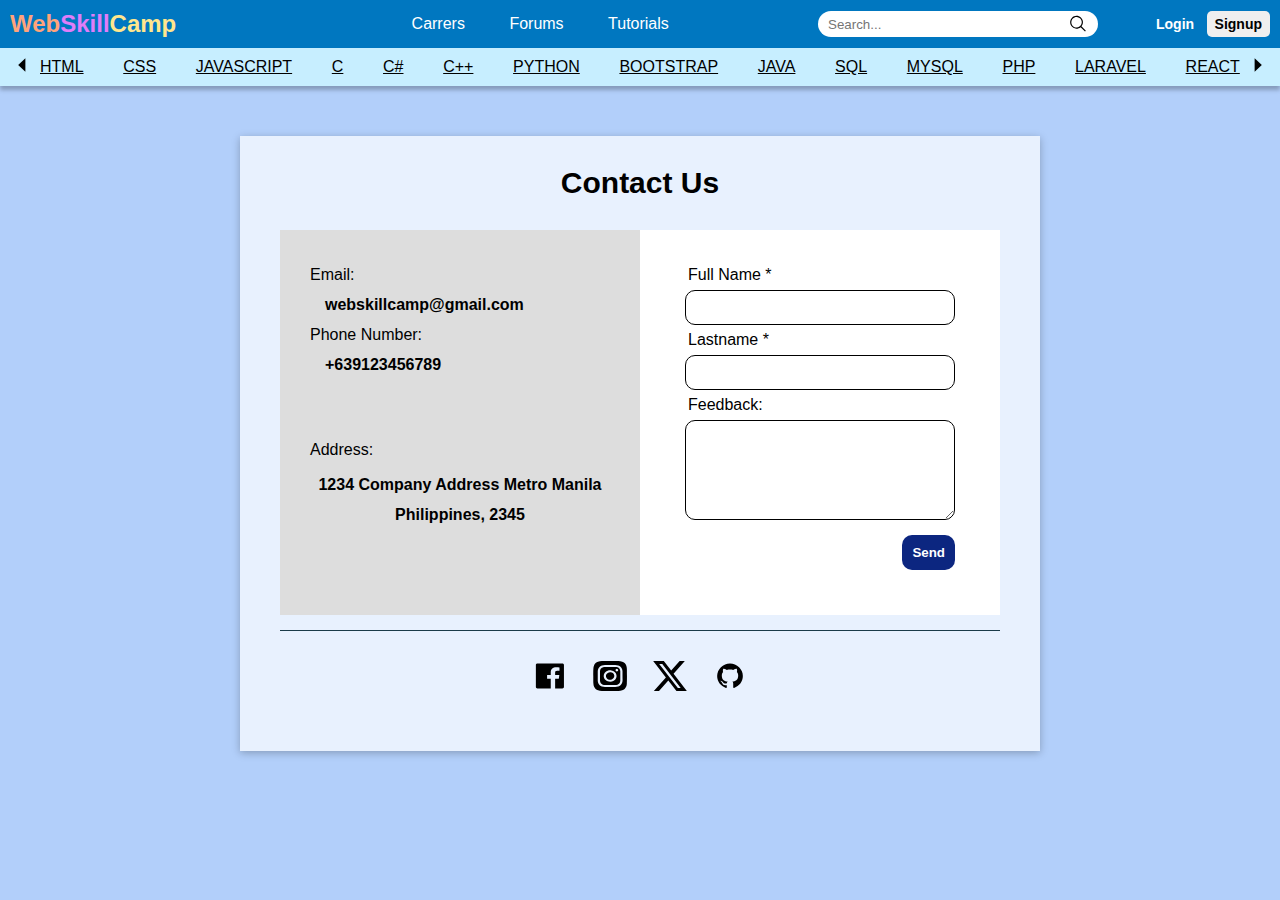
<file: contact.html>
<!DOCTYPE html>
<html lang="en">
<head>
    <meta charset="UTF-8">
    <meta name="viewport" content="width=device-width, initial-scale=1.0">
    <title>Document</title>
    <link rel="stylesheet" href="style.css"> 
    <link rel="stylesheet" href="contact.css"> 
    <script defer src="script.js"></script>
</head>
<body>
    <div class="container">
        <header>
            <div class="header_wrapper">
                <h1 class="logo"><a href="">Skill</a></h1>
                <nav class="nav">
                    <ul>
                        <li><a href="#">Carrers</a></li>
                        <li><a href="#">Forums</a></li>
                        <li><a href="#">Tutorials</a></li>
                    </ul>
                </nav>
                <div class="search_con">
                    <input type="search" name="search" id="search" placeholder="Search...">
                    <svg width="20" height="20" viewBox="0 0 32 32" fill="none" xmlns="http://www.w3.org/2000/svg">
                        <path d="M29 27.5861L21.448 20.0341C23.2628 17.8554 24.1678 15.061 23.9747 12.232C23.7816 9.40309 22.5052 6.75751 20.4112 4.84563C18.3172 2.93376 15.5667 1.90279 12.732 1.9672C9.89717 2.03161 7.19635 3.18644 5.19133 5.19146C3.18632 7.19647 2.03149 9.89729 1.96708 12.7321C1.90267 15.5669 2.93363 18.3173 4.84551 20.4114C6.75738 22.5054 9.40296 23.7817 12.2319 23.9748C15.0608 24.1679 17.8553 23.2629 20.034 21.4481L27.586 29.0001L29 27.5861ZM3.99999 13.0001C3.99999 11.2201 4.52783 9.48003 5.51677 7.99998C6.5057 6.51994 7.91131 5.36639 9.55584 4.6852C11.2004 4.00401 13.01 3.82578 14.7558 4.17305C16.5016 4.52032 18.1053 5.37748 19.364 6.63615C20.6226 7.89483 21.4798 9.49847 21.8271 11.2443C22.1743 12.9901 21.9961 14.7997 21.3149 16.4443C20.6337 18.0888 19.4802 19.4944 18.0001 20.4833C16.5201 21.4723 14.78 22.0001 13 22.0001C10.6139 21.9975 8.32621 21.0484 6.63896 19.3612C4.9517 17.6739 4.00264 15.3863 3.99999 13.0001Z" fill="black"/>
                    </svg>
                </div>
                <div class="btn_con">
                    <button id="login">Login</button>
                    <button id="signup">Signup</button>
                </div>
                <div class="bar" id="hamburger">
                <svg width="24" height="24" viewBox="0 0 24 24" fill="none" xmlns="http://www.w3.org/2000/svg">
                    <path d="M20 17.5C20.3852 17.5002 20.7556 17.6486 21.0344 17.9144C21.3132 18.1802 21.479 18.5431 21.4975 18.9279C21.516 19.3127 21.3858 19.6898 21.1338 19.9812C20.8818 20.2726 20.5274 20.4558 20.144 20.493L20 20.5H4C3.61478 20.4998 3.24441 20.3514 2.96561 20.0856C2.68682 19.8198 2.52099 19.4569 2.50248 19.0721C2.48396 18.6873 2.61419 18.3102 2.86618 18.0188C3.11816 17.7274 3.47258 17.5442 3.856 17.507L4 17.5H20ZM20 10.5C20.3978 10.5 20.7794 10.658 21.0607 10.9393C21.342 11.2206 21.5 11.6022 21.5 12C21.5 12.3978 21.342 12.7794 21.0607 13.0607C20.7794 13.342 20.3978 13.5 20 13.5H4C3.60218 13.5 3.22064 13.342 2.93934 13.0607C2.65804 12.7794 2.5 12.3978 2.5 12C2.5 11.6022 2.65804 11.2206 2.93934 10.9393C3.22064 10.658 3.60218 10.5 4 10.5H20ZM20 3.5C20.3978 3.5 20.7794 3.65804 21.0607 3.93934C21.342 4.22064 21.5 4.60218 21.5 5C21.5 5.39782 21.342 5.77936 21.0607 6.06066C20.7794 6.34196 20.3978 6.5 20 6.5H4C3.60218 6.5 3.22064 6.34196 2.93934 6.06066C2.65804 5.77936 2.5 5.39782 2.5 5C2.5 4.60218 2.65804 4.22064 2.93934 3.93934C3.22064 3.65804 3.60218 3.5 4 3.5H20Z" fill="black"/>
                    </svg>
                </div>
            </div>
            <div class="languages">
                <div class="langauge_wrapper">
                    <!-- need to fix -->
                    <ul>
                        <li>
                            <svg width="45" height="32" viewBox="0 0 55 51" fill="none" xmlns="http://www.w3.org/2000/svg">
                                <path d="M32.0833 14.875V36.125L20.6249 25.5L32.0833 14.875Z" fill="black"/>
                            </svg>
                        </li>
                        <li><a href="">HTML</a></li>
                        <li><a href="">CSS</a></li>
                        <li><a href="">JAVASCRIPT</a></li>
                        <li><a href="">C</a></li>
                        <li><a href="">C#</a></li>
                        <li><a href="">C++</a></li>
                        <li><a href="">PYTHON</a></li>
                        <li><a href="">BOOTSTRAP</a></li>
                        <li><a href="">JAVA</a></li>
                        <li><a href="">SQL</a></li>
                        <li><a href="">MYSQL</a></li>
                        <li><a href="">PHP</a></li>
                        <li><a href="">LARAVEL</a></li>
                        <li><a href="">REACT</a></li>
                        <li><svg width="45" height="32" viewBox="0 0 55 51" fill="none" xmlns="http://www.w3.org/2000/svg">
                        <path d="M22.9167 36.125V14.875L34.375 25.5L22.9167 36.125Z" fill="black"/>
                        </svg>
                            </li>
                        </ul>
                    </div>
                </div>
        </header>
    </div>
    
    <section class="contact">
        <h2>Contact Us</h2>
        <div class="form_con">
            <div class="contact_info">
                <ul>
                    <li>Email:</li>
                    <li>webskillcamp@gmail.com</li>
                    <li>Phone Number:</li>
                    <li>+639123456789</li>
                </ul>
                <p class="address">
                  <span>Address:</span>
                  <center>
                    <strong>                          <p>1234 Company Address Metro Manila Philippines, 2345</p>
                    </strong>
                </center>
                </p>
            </div>
            
            <form>
                <label for="name">Full Name <span class="red">*</span></label>
                <input type="text" name="name" id="name">
                <label for="lastname">Lastname <span class="red">*</span></label>
                <input type="text" name="lastname" id="lastname">
                <label for="Feedback">Feedback:</label>
                <textarea name="Feedback" id="Feedback" cols="30" rows="10"></textarea>
                <button>Send</button>
            </form>
        </div>
        <div class="social_icons">
            <svg width="61" height="54" viewBox="0 0 61 54" fill="none" xmlns="http://www.w3.org/2000/svg">
                <path fill-rule="evenodd" clip-rule="evenodd" d="M39.7402 49.5V32.0737H46.3109L47.294 25.2832H39.7377V20.9475C39.7377 18.981 40.3518 17.64 43.5209 17.64H47.5593V11.565C45.6035 11.3797 43.6378 11.2896 41.671 11.295C35.8483 11.295 31.8629 14.4607 31.8629 20.2725V25.2832H25.272V32.0737H31.8604V49.5H7.84447C6.30288 49.5 5.05444 48.3885 5.05444 47.016V6.984C5.05444 5.6115 6.30288 4.5 7.84447 4.5H52.8083C54.3499 4.5 55.5983 5.6115 55.5983 6.984V47.016C55.5983 48.3885 54.3499 49.5 52.8083 49.5H39.7402Z" fill="black"/>
            </svg>
            <svg width="62" height="54" viewBox="0 0 62 54" fill="none" xmlns="http://www.w3.org/2000/svg">
                    <path d="M31.2116 20.304C29.7241 20.304 28.27 20.6967 27.0332 21.4325C25.7964 22.1682 24.8324 23.214 24.2631 24.4376C23.6939 25.6611 23.545 27.0074 23.8352 28.3063C24.1254 29.6052 24.8417 30.7983 25.8935 31.7348C26.9453 32.6712 28.2854 33.309 29.7443 33.5673C31.2032 33.8257 32.7154 33.6931 34.0897 33.1863C35.464 32.6795 36.6386 31.8213 37.465 30.7201C38.2914 29.6189 38.7325 28.3243 38.7325 27C38.7325 26.1207 38.538 25.2499 38.16 24.4376C37.7821 23.6252 37.2281 22.887 36.5297 22.2652C35.8313 21.6434 35.0022 21.1502 34.0897 20.8137C33.1772 20.4772 32.1992 20.304 31.2116 20.304ZM61.3256 13.689C61.3097 11.6039 60.8784 9.53794 60.0519 7.587C59.4432 6.1594 58.5014 4.86295 57.2886 3.7832C56.0759 2.70345 54.6197 1.86494 53.0162 1.323C50.8249 0.587152 48.5044 0.203204 46.1625 0.189C42.2504 -1.81049e-07 41.098 0 31.2116 0C21.3252 0 20.1728 -1.81049e-07 16.2607 0.189C13.9188 0.203204 11.5982 0.587152 9.40695 1.323C7.80348 1.86494 6.34731 2.70345 5.13453 3.7832C3.92176 4.86295 2.97995 6.1594 2.37124 7.587C1.54474 9.53794 1.11349 11.6039 1.09754 13.689C0.885254 17.172 0.885254 18.198 0.885254 27C0.885254 35.802 0.885254 36.828 1.09754 40.311C1.13018 42.4034 1.56085 44.4757 2.37124 46.44C2.97725 47.8611 3.91828 49.15 5.13094 50.22C6.33852 51.3062 7.79781 52.1447 9.40695 52.677C11.5982 53.4128 13.9188 53.7968 16.2607 53.811C20.1728 54 21.3252 54 31.2116 54C41.098 54 42.2504 54 46.1625 53.811C48.5044 53.7968 50.8249 53.4128 53.0162 52.677C54.6254 52.1447 56.0847 51.3062 57.2922 50.22C58.5049 49.15 59.4459 47.8611 60.0519 46.44C60.8776 44.4795 61.3088 42.4048 61.3256 40.311C61.5379 36.828 61.5379 35.802 61.5379 27C61.5379 18.198 61.5379 17.172 61.3256 13.689ZM53.6227 35.289C53.5254 36.9552 53.126 38.5964 52.44 40.149C51.8513 41.4442 50.9761 42.6207 49.8664 43.6087C48.7567 44.5966 47.4352 45.3758 45.9805 45.9C44.2201 46.4767 42.3664 46.7958 40.4914 46.845H21.9317C20.0567 46.7958 18.2031 46.4767 16.4427 45.9C14.9388 45.4024 13.5807 44.6087 12.4699 43.578C11.3711 42.6094 10.5225 41.4392 9.98315 40.149C9.33283 38.5833 8.98422 36.9311 8.95206 35.262V18.738C8.98422 17.0689 9.33283 15.4167 9.98315 13.851C10.542 12.5121 11.4336 11.3029 12.5912 10.314C13.684 9.34098 14.9969 8.58625 16.4427 8.1C18.2031 7.5233 20.0567 7.20417 21.9317 7.155H40.4914C42.3664 7.20417 44.2201 7.5233 45.9805 8.1C47.4844 8.59756 48.8425 9.39134 49.9533 10.422C51.0521 11.3906 51.9007 12.5608 52.44 13.851C53.0878 15.4183 53.4462 17.0687 53.5014 18.738V27C53.5014 32.562 53.7137 33.129 53.6227 35.262V35.289ZM48.7705 15.201C48.4095 14.3289 47.8402 13.5368 47.1019 12.8796C46.3637 12.2223 45.4741 11.7155 44.4945 11.394C43.1495 10.9789 41.7328 10.7778 40.3095 10.8H22.1137C20.6831 10.8124 19.2663 11.0501 17.9287 11.502C16.9641 11.8089 16.0839 12.295 15.3466 12.9281C14.6094 13.5613 14.0319 14.3268 13.6526 15.174C13.2122 16.3765 12.9971 17.6353 13.0158 18.9V35.1C13.0459 36.3722 13.3123 37.6313 13.8043 38.826C14.1653 39.6981 14.7346 40.4902 15.4729 41.1474C16.2111 41.8047 17.1007 42.3115 18.0803 42.633C19.3742 43.0567 20.7358 43.2936 22.1137 43.335H40.3095C41.7401 43.3225 43.1569 43.0849 44.4945 42.633C45.4741 42.3115 46.3637 41.8047 47.1019 41.1474C47.8402 40.4902 48.4095 39.6981 48.7705 38.826C49.2781 37.6351 49.545 36.3737 49.559 35.1V18.9C49.5599 17.6251 49.2925 16.3612 48.7705 15.174V15.201ZM31.2116 37.314C29.6917 37.314 28.1867 37.047 26.7829 36.5284C25.3791 36.0097 24.104 35.2496 23.0307 34.2915C21.9574 33.3334 21.1069 32.1962 20.5281 30.945C19.9492 29.6938 19.6533 28.3532 19.6573 27C19.6573 24.9589 20.3375 22.9638 21.6117 21.2671C22.886 19.5703 24.6971 18.2484 26.8157 17.4685C28.9343 16.6887 31.2651 16.486 33.5131 16.8862C35.7612 17.2864 37.8253 18.2714 39.4442 19.7165C41.0632 21.1616 42.1641 23.0019 42.6077 25.0044C43.0512 27.0069 42.8175 29.0816 41.936 30.9657C41.0545 32.8499 39.565 34.4589 37.6559 35.5889C35.7468 36.719 33.5041 37.3193 31.2116 37.314ZM43.3421 18.711C42.6717 18.6478 42.0513 18.366 41.6004 17.9198C41.1495 17.4736 40.9 16.8947 40.9 16.2945C40.9 15.6943 41.1495 15.1154 41.6004 14.6692C42.0513 14.223 42.6717 13.9412 43.3421 13.878C44.0125 13.9412 44.6329 14.223 45.0838 14.6692C45.5347 15.1154 45.7842 15.6943 45.7842 16.2945C45.7842 16.8947 45.5347 17.4736 45.0838 17.9198C44.6329 18.366 44.0125 18.6478 43.3421 18.711Z" fill="black"/>
            </svg>
            <svg width="46" height="41" viewBox="0 0 46 41" fill="none" xmlns="http://www.w3.org/2000/svg">
                        <path d="M36.2243 0H43.2812L27.8679 17.3659L46 41H31.8062L20.681 26.6697L7.96654 41H0.899609L17.3824 22.4219L0 0H14.5537L24.5993 13.0983L36.2243 0ZM33.7453 36.8409H37.6536L12.4246 3.94231H8.22642L33.7453 36.8409Z" fill="black"/>
            </svg>
            <svg width="74" height="72" viewBox="0 0 74 72" fill="none" xmlns="http://www.w3.org/2000/svg">
                <path d="M36.9998 6C32.9507 6 28.9413 6.77597 25.2004 8.28361C21.4596 9.79126 18.0605 12.001 15.1974 14.7868C9.41501 20.4129 6.1665 28.0435 6.1665 36C6.1665 49.26 15.0157 60.51 27.2565 64.5C28.7982 64.74 29.2915 63.81 29.2915 63V57.93C20.7507 59.73 18.9315 53.91 18.9315 53.91C17.5132 50.43 15.509 49.5 15.509 49.5C12.7032 47.64 15.7248 47.7 15.7248 47.7C18.8082 47.91 20.4423 50.79 20.4423 50.79C23.1248 55.35 27.6573 54 29.4148 53.28C29.6923 51.33 30.494 50.01 31.3573 49.26C24.5123 48.51 17.3282 45.93 17.3282 34.5C17.3282 31.17 18.4998 28.5 20.504 26.37C20.1957 25.62 19.1165 22.5 20.8123 18.45C20.8123 18.45 23.4023 17.64 29.2915 21.51C31.7273 20.85 34.379 20.52 36.9998 20.52C39.6207 20.52 42.2723 20.85 44.7082 21.51C50.5973 17.64 53.1873 18.45 53.1873 18.45C54.8832 22.5 53.804 25.62 53.4957 26.37C55.4998 28.5 56.6715 31.17 56.6715 34.5C56.6715 45.96 49.4565 48.48 42.5807 49.23C43.6907 50.16 44.7082 51.99 44.7082 54.78V63C44.7082 63.81 45.2015 64.77 46.774 64.5C59.0148 60.48 67.8332 49.26 67.8332 36C67.8332 32.0603 67.0356 28.1593 65.4861 24.5195C63.9366 20.8797 61.6654 17.5726 58.8023 14.7868C55.9392 12.001 52.5401 9.79126 48.7992 8.28361C45.0584 6.77597 41.0489 6 36.9998 6Z" fill="black"/>
            </svg>            
        </div>
    </section>
</body>
</html>
</file>
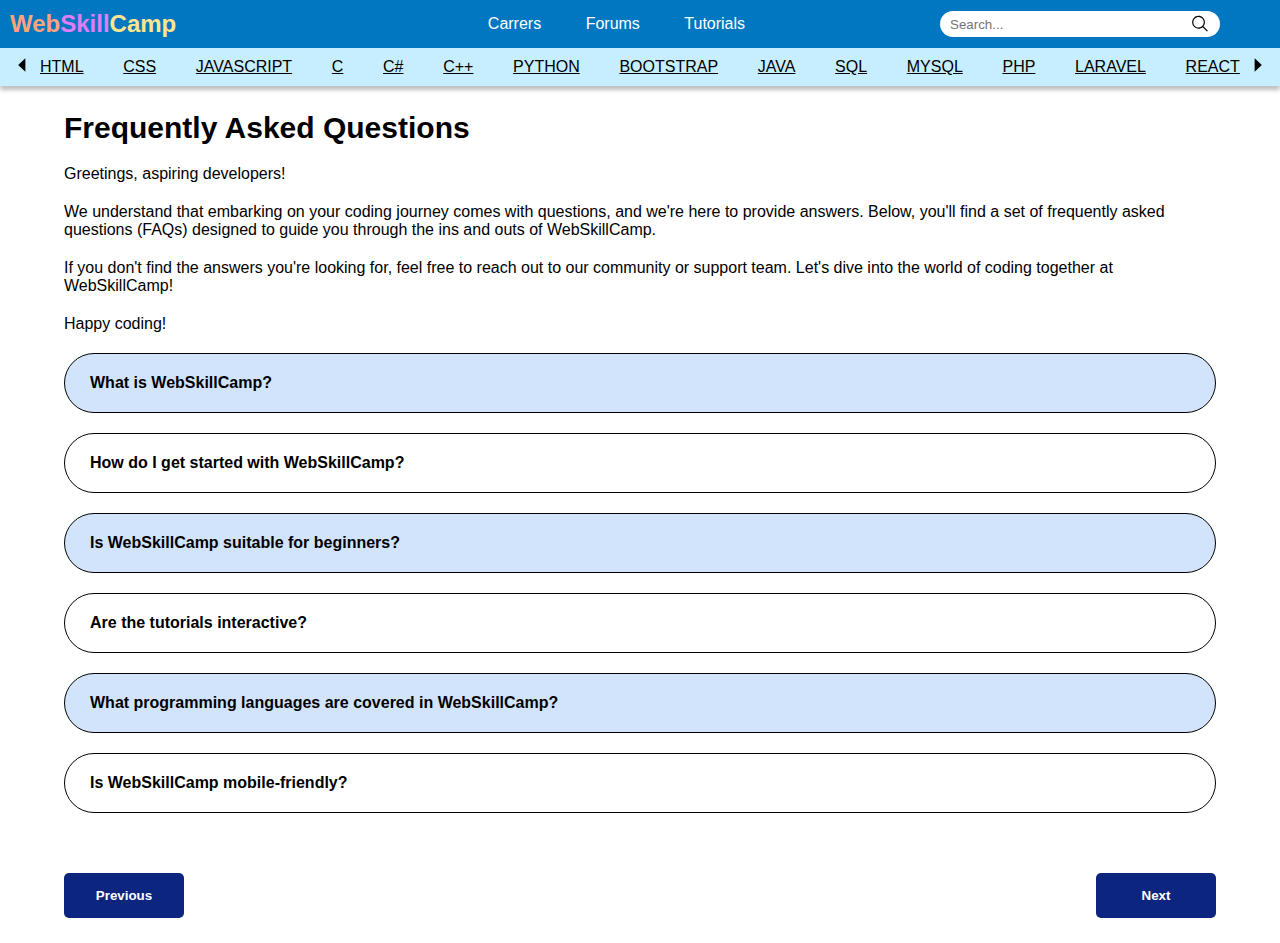
<file: FAQ.html>
<!DOCTYPE html>
<html lang="en">
<head>
    <meta charset="UTF-8">
    <meta name="viewport" content="width=device-width, initial-scale=1.0">
    <title>FAQ</title>
    <link rel="stylesheet" href="style.css">
    <link rel="stylesheet" href="FAQ.css">     
    <link rel="stylesheet" href="footer.css">
    <script defer src="script.js"></script>
</head>
<body>
    <div class="container">
        <header>
            <div class="header_wrapper">
                <h1 class="logo"><a href="index.html">Skill</a></h1>
                <nav class="nav">
                    <ul>
                        <li><a href="#">Carrers</a></li>
                        <li><a href="#">Forums</a></li>
                        <li><a href="#">Tutorials</a></li>
                    </ul>
                </nav>
                <div class="search_con">
                    <input type="search" name="search" id="search" placeholder="Search...">
                    <svg width="20" height="20" viewBox="0 0 32 32" fill="none" xmlns="http://www.w3.org/2000/svg">
                        <path d="M29 27.5861L21.448 20.0341C23.2628 17.8554 24.1678 15.061 23.9747 12.232C23.7816 9.40309 22.5052 6.75751 20.4112 4.84563C18.3172 2.93376 15.5667 1.90279 12.732 1.9672C9.89717 2.03161 7.19635 3.18644 5.19133 5.19146C3.18632 7.19647 2.03149 9.89729 1.96708 12.7321C1.90267 15.5669 2.93363 18.3173 4.84551 20.4114C6.75738 22.5054 9.40296 23.7817 12.2319 23.9748C15.0608 24.1679 17.8553 23.2629 20.034 21.4481L27.586 29.0001L29 27.5861ZM3.99999 13.0001C3.99999 11.2201 4.52783 9.48003 5.51677 7.99998C6.5057 6.51994 7.91131 5.36639 9.55584 4.6852C11.2004 4.00401 13.01 3.82578 14.7558 4.17305C16.5016 4.52032 18.1053 5.37748 19.364 6.63615C20.6226 7.89483 21.4798 9.49847 21.8271 11.2443C22.1743 12.9901 21.9961 14.7997 21.3149 16.4443C20.6337 18.0888 19.4802 19.4944 18.0001 20.4833C16.5201 21.4723 14.78 22.0001 13 22.0001C10.6139 21.9975 8.32621 21.0484 6.63896 19.3612C4.9517 17.6739 4.00264 15.3863 3.99999 13.0001Z" fill="black"/>
                    </svg>
                </div>
                <div class="bar" id="hamburger">
                <svg width="24" height="24" viewBox="0 0 24 24" fill="none" xmlns="http://www.w3.org/2000/svg">
                    <path d="M20 17.5C20.3852 17.5002 20.7556 17.6486 21.0344 17.9144C21.3132 18.1802 21.479 18.5431 21.4975 18.9279C21.516 19.3127 21.3858 19.6898 21.1338 19.9812C20.8818 20.2726 20.5274 20.4558 20.144 20.493L20 20.5H4C3.61478 20.4998 3.24441 20.3514 2.96561 20.0856C2.68682 19.8198 2.52099 19.4569 2.50248 19.0721C2.48396 18.6873 2.61419 18.3102 2.86618 18.0188C3.11816 17.7274 3.47258 17.5442 3.856 17.507L4 17.5H20ZM20 10.5C20.3978 10.5 20.7794 10.658 21.0607 10.9393C21.342 11.2206 21.5 11.6022 21.5 12C21.5 12.3978 21.342 12.7794 21.0607 13.0607C20.7794 13.342 20.3978 13.5 20 13.5H4C3.60218 13.5 3.22064 13.342 2.93934 13.0607C2.65804 12.7794 2.5 12.3978 2.5 12C2.5 11.6022 2.65804 11.2206 2.93934 10.9393C3.22064 10.658 3.60218 10.5 4 10.5H20ZM20 3.5C20.3978 3.5 20.7794 3.65804 21.0607 3.93934C21.342 4.22064 21.5 4.60218 21.5 5C21.5 5.39782 21.342 5.77936 21.0607 6.06066C20.7794 6.34196 20.3978 6.5 20 6.5H4C3.60218 6.5 3.22064 6.34196 2.93934 6.06066C2.65804 5.77936 2.5 5.39782 2.5 5C2.5 4.60218 2.65804 4.22064 2.93934 3.93934C3.22064 3.65804 3.60218 3.5 4 3.5H20Z" fill="black"/>
                    </svg>
                </div>
            </div>
            <div class="languages">
                <div class="langauge_wrapper">
                    <!-- need to fix -->
                    <ul>
                        <li>
                            <svg width="45" height="32" viewBox="0 0 55 51" fill="none" xmlns="http://www.w3.org/2000/svg">
                                <path d="M32.0833 14.875V36.125L20.6249 25.5L32.0833 14.875Z" fill="black"/>
                            </svg>
                        </li>
                        <li><a href="">HTML</a></li>
                        <li><a href="">CSS</a></li>
                        <li><a href="">JAVASCRIPT</a></li>
                        <li><a href="">C</a></li>
                        <li><a href="">C#</a></li>
                        <li><a href="">C++</a></li>
                        <li><a href="">PYTHON</a></li>
                        <li><a href="">BOOTSTRAP</a></li>
                        <li><a href="">JAVA</a></li>
                        <li><a href="">SQL</a></li>
                        <li><a href="">MYSQL</a></li>
                        <li><a href="">PHP</a></li>
                        <li><a href="">LARAVEL</a></li>
                        <li><a href="">REACT</a></li>
                        <li><svg width="45" height="32" viewBox="0 0 55 51" fill="none" xmlns="http://www.w3.org/2000/svg">
                        <path d="M22.9167 36.125V14.875L34.375 25.5L22.9167 36.125Z" fill="black"/>
                        </svg>
                            </li>
                        </ul>
                    </div>
                </div>
        </header>
    </div>
    
    <section class="faq">
        <h1>Frequently Asked Questions</h1>
        <div class="faq_text">
            <p>Greetings, aspiring developers!
            </p>
            <p>We understand that embarking on your coding journey comes with questions, and we're here to provide answers. Below, you'll find a set of frequently asked questions (FAQs) designed to guide you through the ins and outs of WebSkillCamp. 
            </p>
            <p>
                If you don't find the answers you're looking for, feel free to reach out to our community or support team. Let's dive into the world of coding together at WebSkillCamp!
            </p>
            <p>Happy coding!</p>
        </div>

        <div class="faq_questions">
           <div class="box">
            What is WebSkillCamp?
           </div>
           <div class="box">
            How do I get started with WebSkillCamp?
           </div>
           <div class="box">
            Is WebSkillCamp suitable for beginners?
           </div>
           <div class="box">
            Are the tutorials interactive?
           </div>
           <div class="box">
            What programming languages are covered in WebSkillCamp?
           </div>
           <div class="box">
            Is WebSkillCamp mobile-friendly?
           </div>
           <div class="faq_btn">
                <button class="btn">Previous</button>
                <button class="btn">Next</button>
           </div>
    </section>
</body>
</html>
</file>
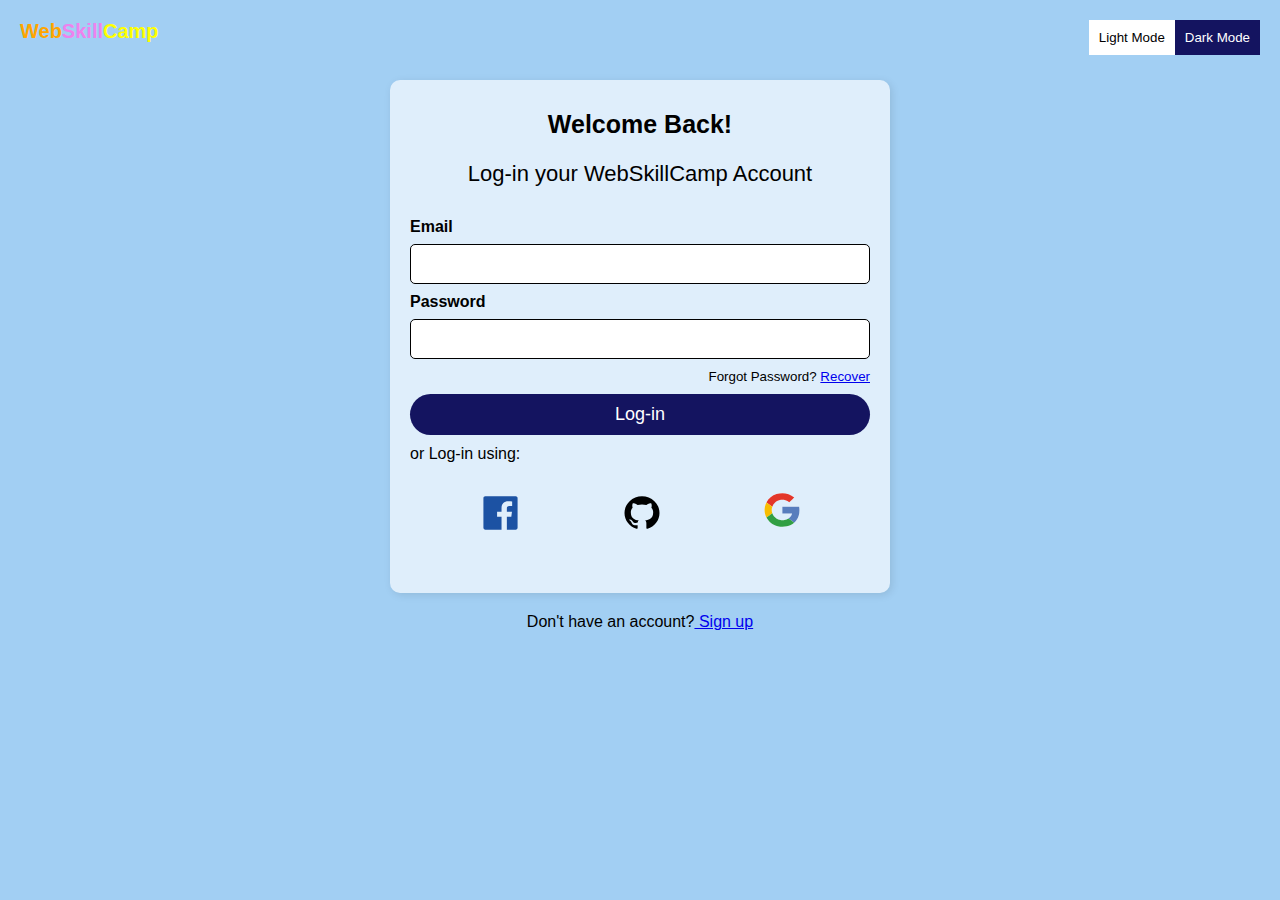
<file: login.html>
<!DOCTYPE html>
<html lang="en">
<head>
    <meta charset="UTF-8">
    <meta name="viewport" content="width=device-width, initial-scale=1.0">
    <title>Login</title>
    <link rel="stylesheet" href="login.css">
    <script defer src="login.js"></script>
</head>
<body>
    <h1 class="logo" id="home"><span>Skill</span></h1>
    <button id="darkmode">Dark Mode</button>
    <button id="lightmode">Light Mode</button>
        <div class="login-container">
            <form action="about.html" id="form">
                <h3>Welcome Back!</h3>
                <p>Log-in your WebSkillCamp Account</p>

                <div class="input-groups">
                    <label for="email">Email</label>
                    <input type="email" name="email" id="email">
                    <span class="msg" id="emailErr"></span>
                </div>
                <div class="input-groups">
                    <label for="password">Password</label>
                    <input type="password" name="password" id="password">
                    <span class="msg" id="errorPass"></span>
                </div>
                <small class="recovery">Forgot Password? <a href="#">Recover</a></small>
                <button class="btn loginbtn" id="login-btn" name="login" type="submit">Log-in</button>

                <div class="signup-using">
                    <span>or Log-in using: </span>
                    <div class="account-icons">
                        <svg width="41" height="40" viewBox="0 0 41 40" fill="none" xmlns="http://www.w3.org/2000/svg">
                            <path fill-rule="evenodd" clip-rule="evenodd" d="M26.8635 36.6663V23.758H31.3052L31.9697 18.728H26.8618V15.5163C26.8618 14.0597 27.2769 13.0663 29.4192 13.0663H32.1491V8.56634C30.827 8.42908 29.4982 8.36231 28.1687 8.36634C24.2327 8.36634 21.5386 10.7113 21.5386 15.0163V18.728H17.0833V23.758H21.5369V36.6663H5.30263C4.26054 36.6663 3.41663 35.843 3.41663 34.8263V5.17301C3.41663 4.15634 4.26054 3.33301 5.30263 3.33301H35.6973C36.7394 3.33301 37.5833 4.15634 37.5833 5.17301V34.8263C37.5833 35.843 36.7394 36.6663 35.6973 36.6663H26.8635Z" fill="#1C52A3"/>
                        </svg>
                        <svg width="42" height="40" viewBox="0 0 42 40" fill="none" xmlns="http://www.w3.org/2000/svg">
                                <path d="M21 3.33301C18.7019 3.33301 16.4262 3.7641 14.303 4.60168C12.1798 5.43926 10.2507 6.66692 8.62563 8.21456C5.34374 11.3402 3.5 15.5794 3.5 19.9997C3.5 27.3663 8.5225 33.6163 15.47 35.833C16.345 35.9663 16.625 35.4497 16.625 34.9997V32.183C11.7775 33.183 10.745 29.9497 10.745 29.9497C9.94 28.0163 8.8025 27.4997 8.8025 27.4997C7.21 26.4663 8.925 26.4997 8.925 26.4997C10.675 26.6163 11.6025 28.2163 11.6025 28.2163C13.125 30.7497 15.6975 29.9997 16.695 29.5997C16.8525 28.5163 17.3075 27.783 17.7975 27.3663C13.9125 26.9497 9.835 25.5163 9.835 19.1663C9.835 17.3163 10.5 15.833 11.6375 14.6497C11.4625 14.233 10.85 12.4997 11.8125 10.2497C11.8125 10.2497 13.2825 9.79967 16.625 11.9497C18.0075 11.583 19.5125 11.3997 21 11.3997C22.4875 11.3997 23.9925 11.583 25.375 11.9497C28.7175 9.79967 30.1875 10.2497 30.1875 10.2497C31.15 12.4997 30.5375 14.233 30.3625 14.6497C31.5 15.833 32.165 17.3163 32.165 19.1663C32.165 25.533 28.07 26.933 24.1675 27.3497C24.7975 27.8663 25.375 28.883 25.375 30.433V34.9997C25.375 35.4497 25.655 35.983 26.5475 35.833C33.495 33.5997 38.5 27.3663 38.5 19.9997C38.5 17.811 38.0473 15.6437 37.1679 13.6216C36.2884 11.5995 34.9994 9.7622 33.3744 8.21456C31.7493 6.66692 29.8202 5.43926 27.697 4.60168C25.5738 3.7641 23.2981 3.33301 21 3.33301Z" fill="black"/>
                        </svg>
                        <svg width="36" height="34" viewBox="0 0 36 34" fill="none" xmlns="http://www.w3.org/2000/svg">
                                    <g clip-path="url(#clip0_289_172)">
                                    <path d="M12.541 1.11808C8.94399 2.29657 5.84198 4.53339 3.69055 7.49999C1.53912 10.4666 0.451678 14.0066 0.587947 17.6C0.724215 21.1935 2.07701 24.6509 4.44764 27.4645C6.81826 30.2782 10.0818 32.2997 13.7588 33.2321C16.7398 33.9586 19.863 33.9905 22.86 33.3251C25.575 32.7492 28.085 31.5172 30.1444 29.7498C32.2877 27.8542 33.8435 25.4426 34.6444 22.7745C35.5146 19.8729 35.6695 16.8217 35.0972 13.8548H18.3572V20.4131H28.0519C27.8581 21.4591 27.4429 22.4574 26.8311 23.3483C26.2193 24.2392 25.4235 25.0044 24.4913 25.5981C23.3076 26.3379 21.973 26.8356 20.5735 27.059C19.1699 27.3056 17.7302 27.3056 16.3266 27.059C14.9039 26.7815 13.5581 26.227 12.375 25.4307C10.4742 24.16 9.04692 22.3546 8.29689 20.2723C7.53439 18.151 7.53439 15.8513 8.29689 13.73C8.83078 12.243 9.71336 10.8892 10.8788 9.76948C12.2124 8.46459 13.9009 7.53185 15.7589 7.07359C17.6169 6.61533 19.5726 6.64927 21.4116 7.17167C22.8482 7.58797 24.1619 8.31566 25.2478 9.29667C26.341 8.26959 27.4322 7.23985 28.5216 6.20745C29.0841 5.6523 29.6972 5.1237 30.2513 4.55527C28.5934 3.09836 26.6475 1.96464 24.525 1.21902C20.6598 -0.10648 16.4306 -0.142102 12.541 1.11808Z" fill="white"/>
                                    <path d="M12.5409 1.11839C16.4302 -0.142644 20.6595 -0.10796 24.525 1.21667C26.6478 1.96736 28.5929 3.10654 30.2484 4.56886C29.6859 5.1373 29.0925 5.66855 28.5187 6.22105C27.4275 7.2499 26.3372 8.27522 25.2478 9.29699C24.1619 8.31598 22.8482 7.58828 21.4116 7.17199C19.5732 6.64775 17.6175 6.61186 15.759 7.06824C13.9006 7.52462 12.2111 8.45565 10.8759 9.75918C9.71053 10.8789 8.82794 12.2327 8.29406 13.7196L2.46375 9.45636C4.55064 5.54785 8.16398 2.55814 12.5409 1.11839Z" fill="#E33629"/>
                                    <path d="M0.916857 13.6795C1.23 12.2126 1.75027 10.7921 2.46373 9.45605L8.29404 13.73C7.53155 15.8513 7.53155 18.151 8.29404 20.2723C6.35154 21.689 4.40811 23.1127 2.46373 24.5436C0.678218 21.1869 0.133668 17.3624 0.916857 13.6795Z" fill="#F8BD00"/>
                                    <path d="M18.3572 13.8525H35.0972C35.6695 16.8194 35.5146 19.8707 34.6444 22.7722C33.8435 25.4404 32.2877 27.8519 30.1444 29.7475C28.2628 28.361 26.3728 26.985 24.4913 25.5985C25.4241 25.0042 26.2203 24.2382 26.8321 23.3463C27.444 22.4545 27.8588 21.4551 28.0519 20.4082H18.3572C18.3544 18.2247 18.3572 16.0386 18.3572 13.8525Z" fill="#587DBD"/>
                                    <path d="M2.46094 24.5437C4.40531 23.127 6.34875 21.7033 8.29125 20.2725C9.04277 22.3555 10.4721 24.1609 12.375 25.4309C13.5617 26.2234 14.9105 26.7735 16.335 27.0459C17.7386 27.2924 19.1783 27.2924 20.5819 27.0459C21.9815 26.8225 23.316 26.3248 24.4997 25.585C26.3813 26.9715 28.2712 28.3475 30.1528 29.734C28.0938 31.5024 25.5837 32.7353 22.8684 33.312C19.8715 33.9774 16.7482 33.9455 13.7672 33.219C11.4095 32.6245 9.20721 31.5764 7.29844 30.1404C5.2783 28.6254 3.62822 26.7163 2.46094 24.5437Z" fill="#319F43"/>
                                    </g>
                                    <defs>
                                    <clipPath id="clip0_289_172">
                                    <rect width="36" height="34" fill="white"/>
                                    </clipPath>
                                    </defs>
                        </svg>        
                    </div>
                </div>
            </form>

        </div>
        <p class="alreadyAccount" id="acc">Don't have an account?<a href="signup.html" id="loginLink"> Sign up</a></p>
</body>
</html>
</file>
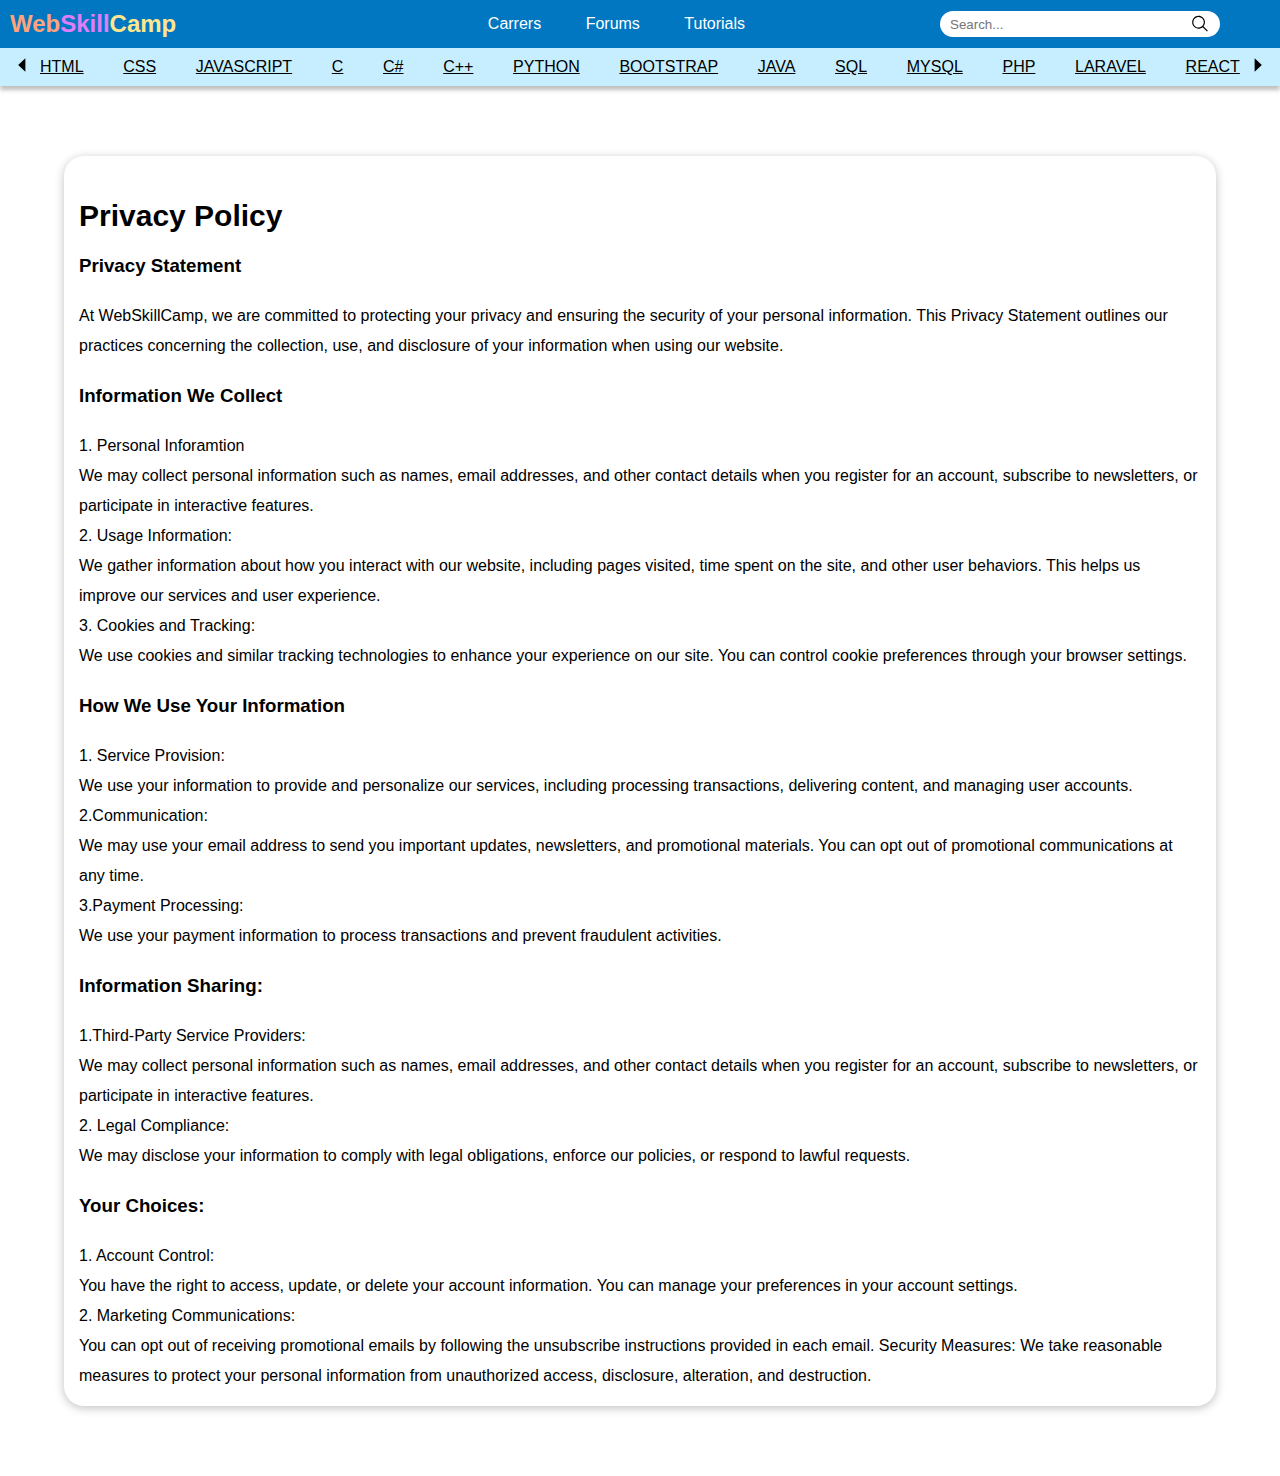
<file: privacy.html>
<!DOCTYPE html>
<html lang="en">
<head>
    <meta charset="UTF-8">
    <meta name="viewport" content="width=device-width, initial-scale=1.0">
    <title>Document</title>
    <link rel="stylesheet" href="style.css">
    <link rel="stylesheet" href="about.css">    <link rel="stylesheet" href="footer.css">
    <link rel="stylesheet" href="privacy.css">
</head>
<body>
    <div class="container">
        <header>
            <div class="header_wrapper">
                <h1 class="logo"><a href="index.html">Skill</a></h1>
                <nav class="nav">
                    <ul>
                        <li><a href="#">Carrers</a></li>
                        <li><a href="#">Forums</a></li>
                        <li><a href="#">Tutorials</a></li>
                    </ul>
                </nav>
                <div class="search_con">
                    <input type="search" name="search" id="search" placeholder="Search...">
                    <svg width="20" height="20" viewBox="0 0 32 32" fill="none" xmlns="http://www.w3.org/2000/svg">
                        <path d="M29 27.5861L21.448 20.0341C23.2628 17.8554 24.1678 15.061 23.9747 12.232C23.7816 9.40309 22.5052 6.75751 20.4112 4.84563C18.3172 2.93376 15.5667 1.90279 12.732 1.9672C9.89717 2.03161 7.19635 3.18644 5.19133 5.19146C3.18632 7.19647 2.03149 9.89729 1.96708 12.7321C1.90267 15.5669 2.93363 18.3173 4.84551 20.4114C6.75738 22.5054 9.40296 23.7817 12.2319 23.9748C15.0608 24.1679 17.8553 23.2629 20.034 21.4481L27.586 29.0001L29 27.5861ZM3.99999 13.0001C3.99999 11.2201 4.52783 9.48003 5.51677 7.99998C6.5057 6.51994 7.91131 5.36639 9.55584 4.6852C11.2004 4.00401 13.01 3.82578 14.7558 4.17305C16.5016 4.52032 18.1053 5.37748 19.364 6.63615C20.6226 7.89483 21.4798 9.49847 21.8271 11.2443C22.1743 12.9901 21.9961 14.7997 21.3149 16.4443C20.6337 18.0888 19.4802 19.4944 18.0001 20.4833C16.5201 21.4723 14.78 22.0001 13 22.0001C10.6139 21.9975 8.32621 21.0484 6.63896 19.3612C4.9517 17.6739 4.00264 15.3863 3.99999 13.0001Z" fill="black"/>
                    </svg>
                </div>
                <div class="bar" id="hamburger">
                <svg width="24" height="24" viewBox="0 0 24 24" fill="none" xmlns="http://www.w3.org/2000/svg">
                    <path d="M20 17.5C20.3852 17.5002 20.7556 17.6486 21.0344 17.9144C21.3132 18.1802 21.479 18.5431 21.4975 18.9279C21.516 19.3127 21.3858 19.6898 21.1338 19.9812C20.8818 20.2726 20.5274 20.4558 20.144 20.493L20 20.5H4C3.61478 20.4998 3.24441 20.3514 2.96561 20.0856C2.68682 19.8198 2.52099 19.4569 2.50248 19.0721C2.48396 18.6873 2.61419 18.3102 2.86618 18.0188C3.11816 17.7274 3.47258 17.5442 3.856 17.507L4 17.5H20ZM20 10.5C20.3978 10.5 20.7794 10.658 21.0607 10.9393C21.342 11.2206 21.5 11.6022 21.5 12C21.5 12.3978 21.342 12.7794 21.0607 13.0607C20.7794 13.342 20.3978 13.5 20 13.5H4C3.60218 13.5 3.22064 13.342 2.93934 13.0607C2.65804 12.7794 2.5 12.3978 2.5 12C2.5 11.6022 2.65804 11.2206 2.93934 10.9393C3.22064 10.658 3.60218 10.5 4 10.5H20ZM20 3.5C20.3978 3.5 20.7794 3.65804 21.0607 3.93934C21.342 4.22064 21.5 4.60218 21.5 5C21.5 5.39782 21.342 5.77936 21.0607 6.06066C20.7794 6.34196 20.3978 6.5 20 6.5H4C3.60218 6.5 3.22064 6.34196 2.93934 6.06066C2.65804 5.77936 2.5 5.39782 2.5 5C2.5 4.60218 2.65804 4.22064 2.93934 3.93934C3.22064 3.65804 3.60218 3.5 4 3.5H20Z" fill="black"/>
                    </svg>
                </div>
            </div>
            <div class="languages">
                <div class="langauge_wrapper">
                    <!-- need to fix -->
                    <ul>
                        <li>
                            <svg width="45" height="32" viewBox="0 0 55 51" fill="none" xmlns="http://www.w3.org/2000/svg">
                                <path d="M32.0833 14.875V36.125L20.6249 25.5L32.0833 14.875Z" fill="black"/>
                            </svg>
                        </li>
                        <li><a href="">HTML</a></li>
                        <li><a href="">CSS</a></li>
                        <li><a href="">JAVASCRIPT</a></li>
                        <li><a href="">C</a></li>
                        <li><a href="">C#</a></li>
                        <li><a href="">C++</a></li>
                        <li><a href="">PYTHON</a></li>
                        <li><a href="">BOOTSTRAP</a></li>
                        <li><a href="">JAVA</a></li>
                        <li><a href="">SQL</a></li>
                        <li><a href="">MYSQL</a></li>
                        <li><a href="">PHP</a></li>
                        <li><a href="">LARAVEL</a></li>
                        <li><a href="">REACT</a></li>
                        <li><svg width="45" height="32" viewBox="0 0 55 51" fill="none" xmlns="http://www.w3.org/2000/svg">
                        <path d="M22.9167 36.125V14.875L34.375 25.5L22.9167 36.125Z" fill="black"/>
                        </svg>
                            </li>
                        </ul>
                    </div>
                </div>
        </header>
    </div>
    
    <section class="privacy">
        <h2>Privacy Policy</h2>
        <h3>Privacy Statement</h3>
        <p>At WebSkillCamp, we are committed to protecting your privacy and ensuring the security of your personal information. This Privacy Statement outlines our practices concerning the collection, use, and disclosure of your information when using our website.</p>

        <h3>Information We Collect</h3>
        <ol type="1">
            <li>1. Personal Inforamtion <br>
                <p>We may collect personal information such as names, email addresses, and other contact details when you register for an account, subscribe to newsletters, or participate in interactive features.</p>
            </li>
            <li>2. Usage Information:<br>
                <p>We gather information about how you interact with our website, including pages visited, time spent on the site, and other user behaviors. This helps us improve our services and user experience.</p>
            </li>
            <li>3. Cookies and Tracking:<br>
                <p>We use cookies and similar tracking technologies to enhance your experience on our site. You can control cookie preferences through your browser settings.</p>
            </li>
        </ol>

        <h3>How We Use Your Information</h3>
        <ol>
            <li>1. Service Provision:
              <br>
                <p>We use your information to provide and personalize our services, including processing transactions, delivering content, and managing user accounts.</p>
            </li>
            <li>2.Communication:<br>
                <p>We may use your email address to send you important updates, newsletters, and promotional materials. You can opt out of promotional communications at any time.</p>
            </li>
            <li>3.Payment Processing:<br>
                <p>
                    We use your payment information to process transactions and prevent fraudulent activities.</p>
            </li>
        </ol>
        <h3>Information Sharing:</h3>
        <ol>
            <li>1.Third-Party Service Providers:<br>
                <p>We may collect personal information such as names, email addresses, and other contact details when you register for an account, subscribe to newsletters, or participate in interactive features.</p>
            </li>
            <li>2. Legal Compliance:<br>
                <p>We may disclose your information to comply with legal obligations, enforce our policies, or respond to lawful requests.</p>
            </li>
        </ol>
        <h3>Your Choices:</h3>
        <ol>
            <li>1. Account Control:<br>
                <p>You have the right to access, update, or delete your account information. You can manage your preferences in your account settings.</p>
            </li>
            <li>2. Marketing Communications:<br>
                <p>You can opt out of receiving promotional emails by following the unsubscribe instructions provided in each email.
                    Security Measures:
                    We take reasonable measures to protect your personal information from unauthorized access, disclosure, alteration, and destruction.</p>
            </li>
        </ol>

    </section>
</body>
</html>
</file>
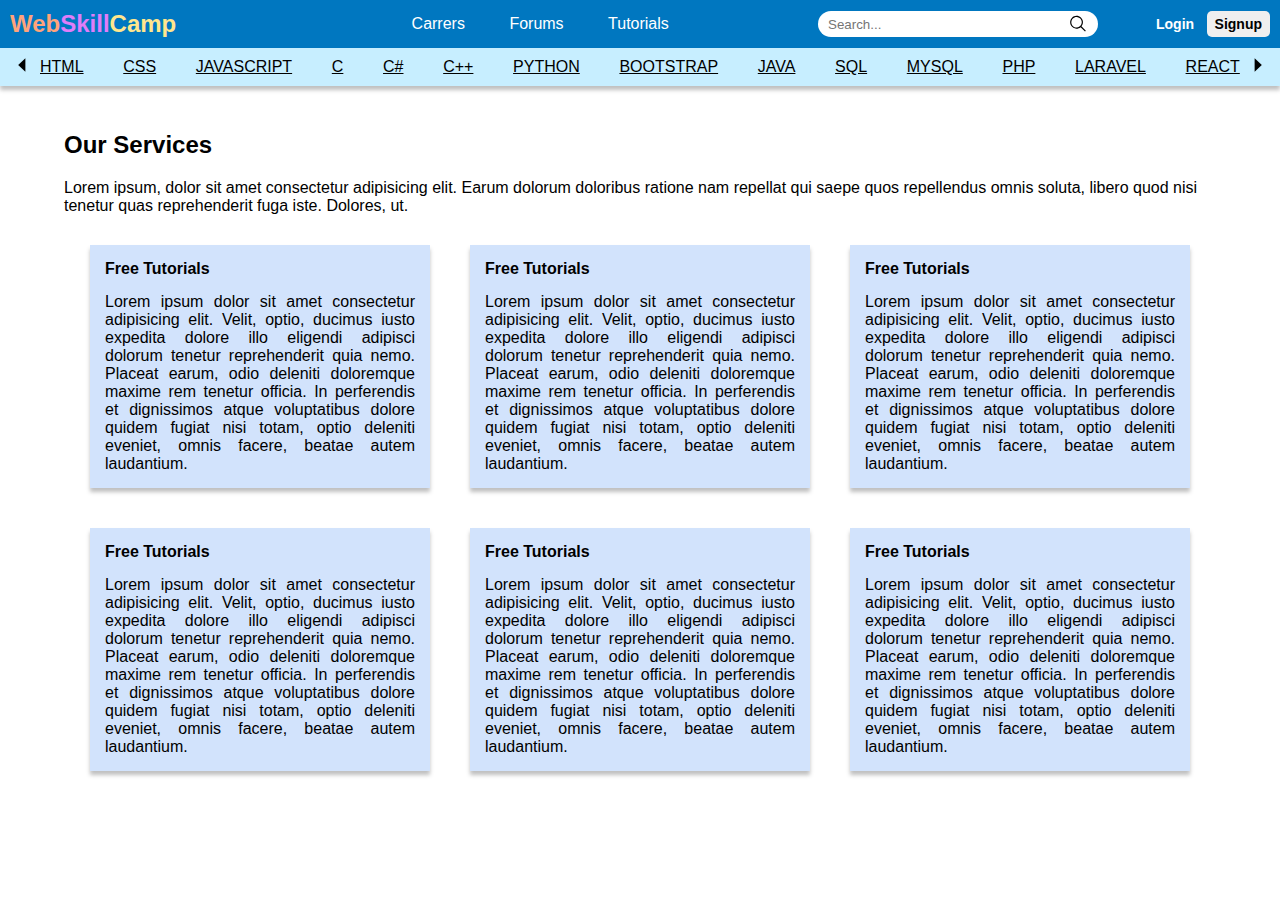
<file: service.html>
<!DOCTYPE html>
<html lang="en">
<head>
    <meta charset="UTF-8">
    <meta name="viewport" content="width=device-width, initial-scale=1.0">
    <title>Document</title>
    <link rel="stylesheet" href="style.css">
    <link rel="stylesheet" href="service.css">    <link rel="stylesheet" href="footer.css">
    <script defer src="script.js"></script>
</head>
<body>
    <div class="container">
        <header>
            <div class="header_wrapper">
                <h1 class="logo"><a href="">Skill</a></h1>
                <nav class="nav">
                    <ul>
                        <li><a href="#">Carrers</a></li>
                        <li><a href="#">Forums</a></li>
                        <li><a href="#">Tutorials</a></li>
                    </ul>
                </nav>
                <div class="search_con">
                    <input type="search" name="search" id="search" placeholder="Search...">
                    <svg width="20" height="20" viewBox="0 0 32 32" fill="none" xmlns="http://www.w3.org/2000/svg">
                        <path d="M29 27.5861L21.448 20.0341C23.2628 17.8554 24.1678 15.061 23.9747 12.232C23.7816 9.40309 22.5052 6.75751 20.4112 4.84563C18.3172 2.93376 15.5667 1.90279 12.732 1.9672C9.89717 2.03161 7.19635 3.18644 5.19133 5.19146C3.18632 7.19647 2.03149 9.89729 1.96708 12.7321C1.90267 15.5669 2.93363 18.3173 4.84551 20.4114C6.75738 22.5054 9.40296 23.7817 12.2319 23.9748C15.0608 24.1679 17.8553 23.2629 20.034 21.4481L27.586 29.0001L29 27.5861ZM3.99999 13.0001C3.99999 11.2201 4.52783 9.48003 5.51677 7.99998C6.5057 6.51994 7.91131 5.36639 9.55584 4.6852C11.2004 4.00401 13.01 3.82578 14.7558 4.17305C16.5016 4.52032 18.1053 5.37748 19.364 6.63615C20.6226 7.89483 21.4798 9.49847 21.8271 11.2443C22.1743 12.9901 21.9961 14.7997 21.3149 16.4443C20.6337 18.0888 19.4802 19.4944 18.0001 20.4833C16.5201 21.4723 14.78 22.0001 13 22.0001C10.6139 21.9975 8.32621 21.0484 6.63896 19.3612C4.9517 17.6739 4.00264 15.3863 3.99999 13.0001Z" fill="black"/>
                    </svg>
                </div>
                <div class="btn_con">
                    <button id="login">Login</button>
                    <button id="signup">Signup</button>
                </div>
                <div class="bar" id="hamburger">
                <svg width="24" height="24" viewBox="0 0 24 24" fill="none" xmlns="http://www.w3.org/2000/svg">
                    <path d="M20 17.5C20.3852 17.5002 20.7556 17.6486 21.0344 17.9144C21.3132 18.1802 21.479 18.5431 21.4975 18.9279C21.516 19.3127 21.3858 19.6898 21.1338 19.9812C20.8818 20.2726 20.5274 20.4558 20.144 20.493L20 20.5H4C3.61478 20.4998 3.24441 20.3514 2.96561 20.0856C2.68682 19.8198 2.52099 19.4569 2.50248 19.0721C2.48396 18.6873 2.61419 18.3102 2.86618 18.0188C3.11816 17.7274 3.47258 17.5442 3.856 17.507L4 17.5H20ZM20 10.5C20.3978 10.5 20.7794 10.658 21.0607 10.9393C21.342 11.2206 21.5 11.6022 21.5 12C21.5 12.3978 21.342 12.7794 21.0607 13.0607C20.7794 13.342 20.3978 13.5 20 13.5H4C3.60218 13.5 3.22064 13.342 2.93934 13.0607C2.65804 12.7794 2.5 12.3978 2.5 12C2.5 11.6022 2.65804 11.2206 2.93934 10.9393C3.22064 10.658 3.60218 10.5 4 10.5H20ZM20 3.5C20.3978 3.5 20.7794 3.65804 21.0607 3.93934C21.342 4.22064 21.5 4.60218 21.5 5C21.5 5.39782 21.342 5.77936 21.0607 6.06066C20.7794 6.34196 20.3978 6.5 20 6.5H4C3.60218 6.5 3.22064 6.34196 2.93934 6.06066C2.65804 5.77936 2.5 5.39782 2.5 5C2.5 4.60218 2.65804 4.22064 2.93934 3.93934C3.22064 3.65804 3.60218 3.5 4 3.5H20Z" fill="black"/>
                    </svg>
                </div>
            </div>
            <div class="languages">
                <div class="langauge_wrapper">
                    <!-- need to fix -->
                    <ul>
                        <li>
                            <svg width="45" height="32" viewBox="0 0 55 51" fill="none" xmlns="http://www.w3.org/2000/svg">
                                <path d="M32.0833 14.875V36.125L20.6249 25.5L32.0833 14.875Z" fill="black"/>
                            </svg>
                        </li>
                        <li><a href="">HTML</a></li>
                        <li><a href="">CSS</a></li>
                        <li><a href="">JAVASCRIPT</a></li>
                        <li><a href="">C</a></li>
                        <li><a href="">C#</a></li>
                        <li><a href="">C++</a></li>
                        <li><a href="">PYTHON</a></li>
                        <li><a href="">BOOTSTRAP</a></li>
                        <li><a href="">JAVA</a></li>
                        <li><a href="">SQL</a></li>
                        <li><a href="">MYSQL</a></li>
                        <li><a href="">PHP</a></li>
                        <li><a href="">LARAVEL</a></li>
                        <li><a href="">REACT</a></li>
                        <li><svg width="45" height="32" viewBox="0 0 55 51" fill="none" xmlns="http://www.w3.org/2000/svg">
                        <path d="M22.9167 36.125V14.875L34.375 25.5L22.9167 36.125Z" fill="black"/>
                        </svg>
                            </li>
                        </ul>
                    </div>
                </div>
        </header>
    </div>
    
    <section class="our_service">
        <h2>Our Services</h2>
        <p>Lorem ipsum, dolor sit amet consectetur adipisicing elit. Earum dolorum doloribus ratione nam repellat qui saepe quos repellendus omnis soluta, libero quod nisi tenetur quas reprehenderit fuga iste. Dolores, ut.</p>

        <div class="services_box">
            <div class="flex_box">
                <div class="service_header">
                    <h4>Free Tutorials</h4>
                </div>
                <div class="service_body">
                    Lorem ipsum dolor sit amet consectetur adipisicing elit. Velit, optio, ducimus iusto expedita dolore illo eligendi adipisci dolorum tenetur reprehenderit quia nemo. Placeat earum, odio deleniti doloremque maxime rem tenetur officia. In perferendis et dignissimos atque voluptatibus dolore quidem fugiat nisi totam, optio deleniti eveniet, omnis facere, beatae autem laudantium.
                </div>
            </div>
            <div class="flex_box">
                <div class="service_header">
                    <h4>Free Tutorials</h4>
                </div>
                <div class="service_body">
                    Lorem ipsum dolor sit amet consectetur adipisicing elit. Velit, optio, ducimus iusto expedita dolore illo eligendi adipisci dolorum tenetur reprehenderit quia nemo. Placeat earum, odio deleniti doloremque maxime rem tenetur officia. In perferendis et dignissimos atque voluptatibus dolore quidem fugiat nisi totam, optio deleniti eveniet, omnis facere, beatae autem laudantium.
                </div>
            </div>
            <div class="flex_box">
                <div class="service_header">
                    <h4>Free Tutorials</h4>
                </div>
                <div class="service_body">
                    Lorem ipsum dolor sit amet consectetur adipisicing elit. Velit, optio, ducimus iusto expedita dolore illo eligendi adipisci dolorum tenetur reprehenderit quia nemo. Placeat earum, odio deleniti doloremque maxime rem tenetur officia. In perferendis et dignissimos atque voluptatibus dolore quidem fugiat nisi totam, optio deleniti eveniet, omnis facere, beatae autem laudantium.
                </div>
            </div>
            <div class="flex_box">
                <div class="service_header">
                    <h4>Free Tutorials</h4>
                </div>
                <div class="service_body">
                    Lorem ipsum dolor sit amet consectetur adipisicing elit. Velit, optio, ducimus iusto expedita dolore illo eligendi adipisci dolorum tenetur reprehenderit quia nemo. Placeat earum, odio deleniti doloremque maxime rem tenetur officia. In perferendis et dignissimos atque voluptatibus dolore quidem fugiat nisi totam, optio deleniti eveniet, omnis facere, beatae autem laudantium.
                </div>
            </div>
            <div class="flex_box">
                <div class="service_header">
                    <h4>Free Tutorials</h4>
                </div>
                <div class="service_body">
                    Lorem ipsum dolor sit amet consectetur adipisicing elit. Velit, optio, ducimus iusto expedita dolore illo eligendi adipisci dolorum tenetur reprehenderit quia nemo. Placeat earum, odio deleniti doloremque maxime rem tenetur officia. In perferendis et dignissimos atque voluptatibus dolore quidem fugiat nisi totam, optio deleniti eveniet, omnis facere, beatae autem laudantium.
                </div>
            </div>
            <div class="flex_box">
                <div class="service_header">
                    <h4>Free Tutorials</h4>
                </div>
                <div class="service_body">
                    Lorem ipsum dolor sit amet consectetur adipisicing elit. Velit, optio, ducimus iusto expedita dolore illo eligendi adipisci dolorum tenetur reprehenderit quia nemo. Placeat earum, odio deleniti doloremque maxime rem tenetur officia. In perferendis et dignissimos atque voluptatibus dolore quidem fugiat nisi totam, optio deleniti eveniet, omnis facere, beatae autem laudantium.
                </div>
            </div>
           
        </div>
    </section>
</body>
</html>
</file>
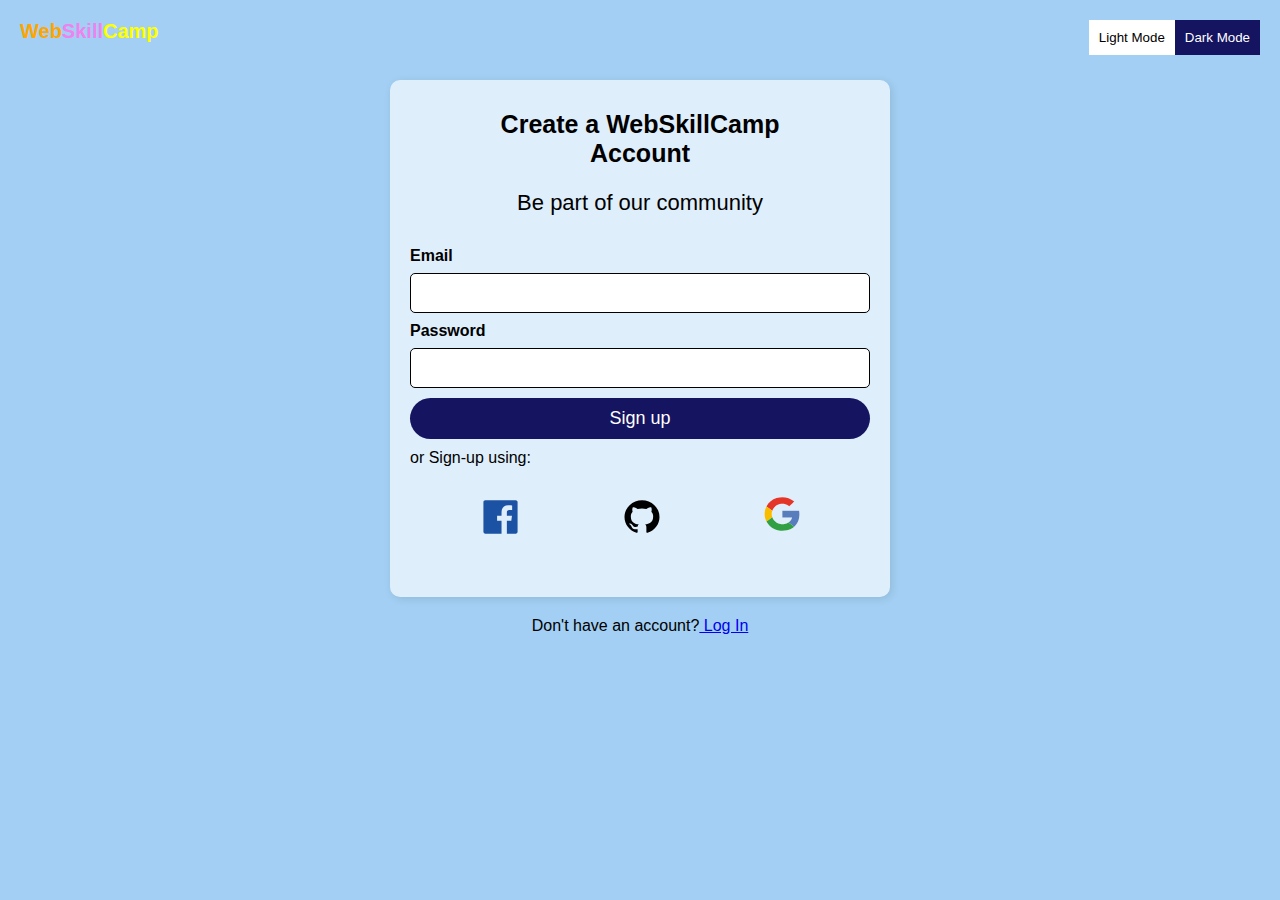
<file: signup.html>
<!DOCTYPE html>
<html lang="en">
<head>
    <meta charset="UTF-8">
    <meta name="viewport" content="width=device-width, initial-scale=1.0">
    <title>Sign up</title>
    <link rel="stylesheet" href="login.css">
    <script defer src="signup.js"></script>
</head>
<body>
    <h1 class="logo" id="home"><span>Skill</span></h1>
    <button id="darkmode">Dark Mode</button>
    <button id="lightmode">Light Mode</button>
        <div class="login-container">
            <form action="login.html" id="form">
                <h3>Create a WebSkillCamp Account</h3>
                <p>Be part of our community</p>

                <div class="input-groups">
                    <label for="email">Email</label>
                    <input type="email" name="email" id="email">
                    <span class="msg" id="emailErr"></span>
                </div>
                <div class="input-groups">
                    <label for="password">Password</label>
                    <input type="password" name="password" id="password">
                    <span class="msg" id="errorPass"></span>
                </div>
                <button class="btn signup" id="signup-btn" name="login" type="submit">Sign up</button>

                <div class="signup-using">
                    <span>or Sign-up using: </span>
                    <div class="account-icons">
                        <svg width="41" height="40" viewBox="0 0 41 40" fill="none" xmlns="http://www.w3.org/2000/svg">
                            <path fill-rule="evenodd" clip-rule="evenodd" d="M26.8635 36.6663V23.758H31.3052L31.9697 18.728H26.8618V15.5163C26.8618 14.0597 27.2769 13.0663 29.4192 13.0663H32.1491V8.56634C30.827 8.42908 29.4982 8.36231 28.1687 8.36634C24.2327 8.36634 21.5386 10.7113 21.5386 15.0163V18.728H17.0833V23.758H21.5369V36.6663H5.30263C4.26054 36.6663 3.41663 35.843 3.41663 34.8263V5.17301C3.41663 4.15634 4.26054 3.33301 5.30263 3.33301H35.6973C36.7394 3.33301 37.5833 4.15634 37.5833 5.17301V34.8263C37.5833 35.843 36.7394 36.6663 35.6973 36.6663H26.8635Z" fill="#1C52A3"/>
                        </svg>
                        <svg width="42" height="40" viewBox="0 0 42 40" fill="none" xmlns="http://www.w3.org/2000/svg">
                                <path d="M21 3.33301C18.7019 3.33301 16.4262 3.7641 14.303 4.60168C12.1798 5.43926 10.2507 6.66692 8.62563 8.21456C5.34374 11.3402 3.5 15.5794 3.5 19.9997C3.5 27.3663 8.5225 33.6163 15.47 35.833C16.345 35.9663 16.625 35.4497 16.625 34.9997V32.183C11.7775 33.183 10.745 29.9497 10.745 29.9497C9.94 28.0163 8.8025 27.4997 8.8025 27.4997C7.21 26.4663 8.925 26.4997 8.925 26.4997C10.675 26.6163 11.6025 28.2163 11.6025 28.2163C13.125 30.7497 15.6975 29.9997 16.695 29.5997C16.8525 28.5163 17.3075 27.783 17.7975 27.3663C13.9125 26.9497 9.835 25.5163 9.835 19.1663C9.835 17.3163 10.5 15.833 11.6375 14.6497C11.4625 14.233 10.85 12.4997 11.8125 10.2497C11.8125 10.2497 13.2825 9.79967 16.625 11.9497C18.0075 11.583 19.5125 11.3997 21 11.3997C22.4875 11.3997 23.9925 11.583 25.375 11.9497C28.7175 9.79967 30.1875 10.2497 30.1875 10.2497C31.15 12.4997 30.5375 14.233 30.3625 14.6497C31.5 15.833 32.165 17.3163 32.165 19.1663C32.165 25.533 28.07 26.933 24.1675 27.3497C24.7975 27.8663 25.375 28.883 25.375 30.433V34.9997C25.375 35.4497 25.655 35.983 26.5475 35.833C33.495 33.5997 38.5 27.3663 38.5 19.9997C38.5 17.811 38.0473 15.6437 37.1679 13.6216C36.2884 11.5995 34.9994 9.7622 33.3744 8.21456C31.7493 6.66692 29.8202 5.43926 27.697 4.60168C25.5738 3.7641 23.2981 3.33301 21 3.33301Z" fill="black"/>
                        </svg>
                        <svg width="36" height="34" viewBox="0 0 36 34" fill="none" xmlns="http://www.w3.org/2000/svg">
                                    <g clip-path="url(#clip0_289_172)">
                                    <path d="M12.541 1.11808C8.94399 2.29657 5.84198 4.53339 3.69055 7.49999C1.53912 10.4666 0.451678 14.0066 0.587947 17.6C0.724215 21.1935 2.07701 24.6509 4.44764 27.4645C6.81826 30.2782 10.0818 32.2997 13.7588 33.2321C16.7398 33.9586 19.863 33.9905 22.86 33.3251C25.575 32.7492 28.085 31.5172 30.1444 29.7498C32.2877 27.8542 33.8435 25.4426 34.6444 22.7745C35.5146 19.8729 35.6695 16.8217 35.0972 13.8548H18.3572V20.4131H28.0519C27.8581 21.4591 27.4429 22.4574 26.8311 23.3483C26.2193 24.2392 25.4235 25.0044 24.4913 25.5981C23.3076 26.3379 21.973 26.8356 20.5735 27.059C19.1699 27.3056 17.7302 27.3056 16.3266 27.059C14.9039 26.7815 13.5581 26.227 12.375 25.4307C10.4742 24.16 9.04692 22.3546 8.29689 20.2723C7.53439 18.151 7.53439 15.8513 8.29689 13.73C8.83078 12.243 9.71336 10.8892 10.8788 9.76948C12.2124 8.46459 13.9009 7.53185 15.7589 7.07359C17.6169 6.61533 19.5726 6.64927 21.4116 7.17167C22.8482 7.58797 24.1619 8.31566 25.2478 9.29667C26.341 8.26959 27.4322 7.23985 28.5216 6.20745C29.0841 5.6523 29.6972 5.1237 30.2513 4.55527C28.5934 3.09836 26.6475 1.96464 24.525 1.21902C20.6598 -0.10648 16.4306 -0.142102 12.541 1.11808Z" fill="white"/>
                                    <path d="M12.5409 1.11839C16.4302 -0.142644 20.6595 -0.10796 24.525 1.21667C26.6478 1.96736 28.5929 3.10654 30.2484 4.56886C29.6859 5.1373 29.0925 5.66855 28.5187 6.22105C27.4275 7.2499 26.3372 8.27522 25.2478 9.29699C24.1619 8.31598 22.8482 7.58828 21.4116 7.17199C19.5732 6.64775 17.6175 6.61186 15.759 7.06824C13.9006 7.52462 12.2111 8.45565 10.8759 9.75918C9.71053 10.8789 8.82794 12.2327 8.29406 13.7196L2.46375 9.45636C4.55064 5.54785 8.16398 2.55814 12.5409 1.11839Z" fill="#E33629"/>
                                    <path d="M0.916857 13.6795C1.23 12.2126 1.75027 10.7921 2.46373 9.45605L8.29404 13.73C7.53155 15.8513 7.53155 18.151 8.29404 20.2723C6.35154 21.689 4.40811 23.1127 2.46373 24.5436C0.678218 21.1869 0.133668 17.3624 0.916857 13.6795Z" fill="#F8BD00"/>
                                    <path d="M18.3572 13.8525H35.0972C35.6695 16.8194 35.5146 19.8707 34.6444 22.7722C33.8435 25.4404 32.2877 27.8519 30.1444 29.7475C28.2628 28.361 26.3728 26.985 24.4913 25.5985C25.4241 25.0042 26.2203 24.2382 26.8321 23.3463C27.444 22.4545 27.8588 21.4551 28.0519 20.4082H18.3572C18.3544 18.2247 18.3572 16.0386 18.3572 13.8525Z" fill="#587DBD"/>
                                    <path d="M2.46094 24.5437C4.40531 23.127 6.34875 21.7033 8.29125 20.2725C9.04277 22.3555 10.4721 24.1609 12.375 25.4309C13.5617 26.2234 14.9105 26.7735 16.335 27.0459C17.7386 27.2924 19.1783 27.2924 20.5819 27.0459C21.9815 26.8225 23.316 26.3248 24.4997 25.585C26.3813 26.9715 28.2712 28.3475 30.1528 29.734C28.0938 31.5024 25.5837 32.7353 22.8684 33.312C19.8715 33.9774 16.7482 33.9455 13.7672 33.219C11.4095 32.6245 9.20721 31.5764 7.29844 30.1404C5.2783 28.6254 3.62822 26.7163 2.46094 24.5437Z" fill="#319F43"/>
                                    </g>
                                    <defs>
                                    <clipPath id="clip0_289_172">
                                    <rect width="36" height="34" fill="white"/>
                                    </clipPath>
                                    </defs>
                        </svg>        
                    </div>
                </div>
            </form>

        </div>
        <p class="alreadyAccount" id="acc">Don't have an account?<a href="login.html" id="loginLink"> Log In</a></p>
</body>
</html>
</file>
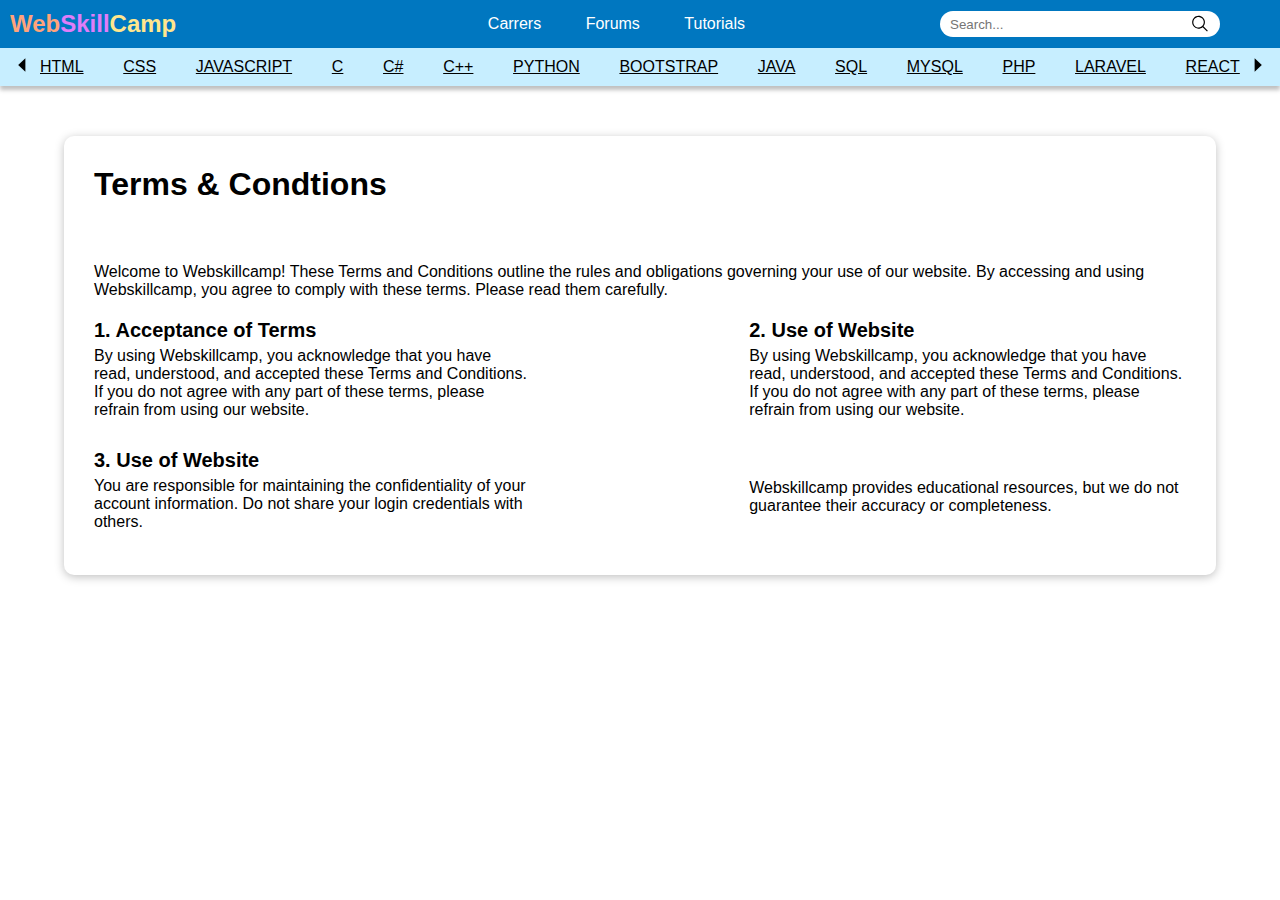
<file: terms.html>
<!DOCTYPE html>
<html lang="en">
<head>
    <meta charset="UTF-8">
    <meta name="viewport" content="width=device-width, initial-scale=1.0">
    <title>Document</title>
    <link rel="stylesheet" href="style.css">
    <link rel="stylesheet" href="terms.css">    <link rel="stylesheet" href="footer.css">
    <script defer src="script.js"></script>
</head>
<body>
    <div class="container">
        <header>
            <div class="header_wrapper">
                <h1 class="logo"><a href="index.html">Skill</a></h1>
                <nav class="nav">
                    <ul>
                        <li><a href="#">Carrers</a></li>
                        <li><a href="#">Forums</a></li>
                        <li><a href="#">Tutorials</a></li>
                    </ul>
                </nav>
                <div class="search_con">
                    <input type="search" name="search" id="search" placeholder="Search...">
                    <svg width="20" height="20" viewBox="0 0 32 32" fill="none" xmlns="http://www.w3.org/2000/svg">
                        <path d="M29 27.5861L21.448 20.0341C23.2628 17.8554 24.1678 15.061 23.9747 12.232C23.7816 9.40309 22.5052 6.75751 20.4112 4.84563C18.3172 2.93376 15.5667 1.90279 12.732 1.9672C9.89717 2.03161 7.19635 3.18644 5.19133 5.19146C3.18632 7.19647 2.03149 9.89729 1.96708 12.7321C1.90267 15.5669 2.93363 18.3173 4.84551 20.4114C6.75738 22.5054 9.40296 23.7817 12.2319 23.9748C15.0608 24.1679 17.8553 23.2629 20.034 21.4481L27.586 29.0001L29 27.5861ZM3.99999 13.0001C3.99999 11.2201 4.52783 9.48003 5.51677 7.99998C6.5057 6.51994 7.91131 5.36639 9.55584 4.6852C11.2004 4.00401 13.01 3.82578 14.7558 4.17305C16.5016 4.52032 18.1053 5.37748 19.364 6.63615C20.6226 7.89483 21.4798 9.49847 21.8271 11.2443C22.1743 12.9901 21.9961 14.7997 21.3149 16.4443C20.6337 18.0888 19.4802 19.4944 18.0001 20.4833C16.5201 21.4723 14.78 22.0001 13 22.0001C10.6139 21.9975 8.32621 21.0484 6.63896 19.3612C4.9517 17.6739 4.00264 15.3863 3.99999 13.0001Z" fill="black"/>
                    </svg>
                </div>
                <div class="bar" id="hamburger">
                <svg width="24" height="24" viewBox="0 0 24 24" fill="none" xmlns="http://www.w3.org/2000/svg">
                    <path d="M20 17.5C20.3852 17.5002 20.7556 17.6486 21.0344 17.9144C21.3132 18.1802 21.479 18.5431 21.4975 18.9279C21.516 19.3127 21.3858 19.6898 21.1338 19.9812C20.8818 20.2726 20.5274 20.4558 20.144 20.493L20 20.5H4C3.61478 20.4998 3.24441 20.3514 2.96561 20.0856C2.68682 19.8198 2.52099 19.4569 2.50248 19.0721C2.48396 18.6873 2.61419 18.3102 2.86618 18.0188C3.11816 17.7274 3.47258 17.5442 3.856 17.507L4 17.5H20ZM20 10.5C20.3978 10.5 20.7794 10.658 21.0607 10.9393C21.342 11.2206 21.5 11.6022 21.5 12C21.5 12.3978 21.342 12.7794 21.0607 13.0607C20.7794 13.342 20.3978 13.5 20 13.5H4C3.60218 13.5 3.22064 13.342 2.93934 13.0607C2.65804 12.7794 2.5 12.3978 2.5 12C2.5 11.6022 2.65804 11.2206 2.93934 10.9393C3.22064 10.658 3.60218 10.5 4 10.5H20ZM20 3.5C20.3978 3.5 20.7794 3.65804 21.0607 3.93934C21.342 4.22064 21.5 4.60218 21.5 5C21.5 5.39782 21.342 5.77936 21.0607 6.06066C20.7794 6.34196 20.3978 6.5 20 6.5H4C3.60218 6.5 3.22064 6.34196 2.93934 6.06066C2.65804 5.77936 2.5 5.39782 2.5 5C2.5 4.60218 2.65804 4.22064 2.93934 3.93934C3.22064 3.65804 3.60218 3.5 4 3.5H20Z" fill="black"/>
                    </svg>
                </div>
            </div>
            <div class="languages">
                <div class="langauge_wrapper">
                    <!-- need to fix -->
                    <ul>
                        <li>
                            <svg width="45" height="32" viewBox="0 0 55 51" fill="none" xmlns="http://www.w3.org/2000/svg">
                                <path d="M32.0833 14.875V36.125L20.6249 25.5L32.0833 14.875Z" fill="black"/>
                            </svg>
                        </li>
                        <li><a href="">HTML</a></li>
                        <li><a href="">CSS</a></li>
                        <li><a href="">JAVASCRIPT</a></li>
                        <li><a href="">C</a></li>
                        <li><a href="">C#</a></li>
                        <li><a href="">C++</a></li>
                        <li><a href="">PYTHON</a></li>
                        <li><a href="">BOOTSTRAP</a></li>
                        <li><a href="">JAVA</a></li>
                        <li><a href="">SQL</a></li>
                        <li><a href="">MYSQL</a></li>
                        <li><a href="">PHP</a></li>
                        <li><a href="">LARAVEL</a></li>
                        <li><a href="">REACT</a></li>
                        <li><svg width="45" height="32" viewBox="0 0 55 51" fill="none" xmlns="http://www.w3.org/2000/svg">
                        <path d="M22.9167 36.125V14.875L34.375 25.5L22.9167 36.125Z" fill="black"/>
                        </svg>
                            </li>
                        </ul>
                    </div>
                </div>
        </header>
    </div>
    
    <section class="terms">
        <h1>Terms & Condtions</h1>

        <p>Welcome to Webskillcamp! These Terms and Conditions outline the rules and obligations governing your use of our website. By accessing and using Webskillcamp, you agree to comply with these terms. Please read them carefully.</p>

        <div class="every_terms_con">
            <ul>
                <li><strong>1. Acceptance of Terms</strong>
                <p>By using Webskillcamp, you acknowledge that you have read, understood, and accepted these Terms and Conditions. If you do not agree with any part of these terms, please refrain from using our website.</p>
                </li>
                <li><strong>2. Use of Website</strong>
                <p>By using Webskillcamp, you acknowledge that you have read, understood, and accepted these Terms and Conditions. If you do not agree with any part of these terms, please refrain from using our website.</p>
                </li>
                <li><strong>3. Use of Website</strong>
                <p>You are responsible for maintaining the confidentiality of your account information. Do not share your login credentials with others.</p></li>
                <li>
                <p>Webskillcamp provides educational resources, but we do not guarantee their accuracy or completeness.</p>
                </li>

            </ul>
        </div>
    </section>
</body>
</html>
</file>
<file: style.css>
*,*::before,
*::after{
    padding: 0;
    border: initial;
    list-style: none;
    text-decoration: none;
    margin: 0;
    box-sizing: border-box;
}
:root{
    --header-bg-color:#0077C0;
    --languages-bg-color:#C7EEFF;
    --text-color-light:#fff;
    --main-text-color:#443A3A;
    --text-color-dark:#000;
    --bg-white:#fff;
    --link-text-color:#2D2D5E;
    --section-bg-one:#B2CFFA;
    --explore-btn:#1D242B;
    --about-bg:hsl(216, 88%, 84%);
    --footer-bg-color:#0C2680;
    --service-bg-box:rgba(178, 207, 250,59%);
}
button{
    cursor: pointer;
}
body{
    font-family: Arial, Helvetica, sans-serif;
}
header{
    background-color: var(--header-bg-color);

}
svg{
    cursor: pointer;
}
.header_wrapper{
    margin: 0 auto;
    max-width: 1400px;
    display: flex;
    align-items: center;
    padding: 10px;
    justify-content: space-between;   
}
.container h1.logo,
h1.logo::before,
h1.logo::after{
    cursor: pointer;
    font-size: 24px;

}
h1.logo a{
    color: #E07DF9;
}
h1.logo{
    color: #E07DF9;
    flex-grow: 1;
}
h1.logo::before{
    content: "Web";
    color: #FFA37B;
}
h1.logo::after{
    content: "Camp";
    color: #FFE68E;
}
nav {
    flex-grow: .6;
}
nav ul li{
    display: inline-block;
    margin: 0 20px;
}
nav ul li a{
    color: var(--text-color-light);
}
nav ul li a:hover{
    text-decoration: underline;
}
.search_con{
    background-color: var(--bg-white);
    display: flex;
    padding: 3px 10px;
    border-radius: 100px;
    width: 100%;
    margin-right: 50px;
    max-width: 280px;
    justify-content: space-between;
}
.search_con input{
    width: 100%;
    outline: none;
    background-color: #fff;
}
.btn_con button{
    padding: 5px 8px;
    font-weight: 600;
    font-size: 14px;
    cursor: pointer;
    border-radius: 5px;
}
@keyframes btnanimate {
    0%{
        transform: translateY(0);
    }25%{
        transform: translateY(5px);
    }50%{
        transform: translateX(10);
    }75%{
        transform: translateY(5px);
    }100%{
        transform: translateX(0);
    }
}
.btn_con button#login{
    background: transparent;
    color: #fff;
}
.btn_con button#signup:hover{
    box-shadow: 0px 2px 8px rgba(255, 255, 255, 0.4);
    animation: btnanimate .50s linear 2;
}
.btn_con button#login:hover{
    color: #f9f17d;
}
/* need to fix */
.languages{
    background-color: var(--languages-bg-color);
    box-shadow: 0px 4px 4px rgba(0, 0, 0, 0.25);
}
.languages ul{
    display:flex;
    justify-content:space-between;
    align-items: center;
    width: 100%;
    max-width: 1400px;
    padding: 0 30px;
    max-width: 1400px;
    overflow: hidden;
    margin: 0 auto;
}
.languages li:first-child,
.languages li:last-child{
    position: absolute;
}
.languages li:first-child{
    left: 0;
}
.languages li:last-child{
    right: 0;
}
.languages a{
    color: var(--text-color-dark);
    text-decoration: underline;
}
.languages .langauge_wrapper{
    margin: 0 auto;
    padding: 10px;
    max-width: 1490px;
    position: relative;
}
.bar{
    margin-left:40px;
    display: none;
    z-index: 5;
}

/* Main */
.txt_container{
    padding: 100px 0;
    width: 70%;
    margin: 0 auto;
    text-align: center;
}
.txt_container p:nth-child(1){
    font-size: 14px;
    font-weight: lighter;
    line-height: 20px;
    margin-bottom: 10px;
}
.txt_container h2{
    font-size: 30px;
    font-weight: bolder;
    width: 100%;
    margin: 0 auto;
    max-width: 500px;
    line-height: 30px;
}
.txt_container small{
    font-size: 14px;
    font-weight: lighter;
    width: 300px;
    margin: 10px auto;
     display: block;
    line-height: 20px;
    font-style: italic;
}
.txt_container a{
    font-size: 14px;
    font-weight: lighter;
    margin: -5px auto 0;
    display: block;
    text-decoration: underline;
}
/* Section 1 Popular course */
.popular_courses{
/* Rectangle 5 */
background:var(--section-bg-one);
width: 100%;
}
.popular_courses .txt_container p:nth-child(1){
    font-weight: 600;
}
.popular_courses .txt_container p:nth-child(3){
    font-weight: lighter;
    font-size: 14px;
    max-width: 500px;
    margin: 0 auto;
}
.popular_courses .txt_container h2{
    margin-bottom: 15px;
}
.popular_courses .txt_container strong{
    font-size: 15px;
}
.box_header{
    transition: 200ms transform ease-in-out;
}
.box:hover > .box_header {
    transform: scale(1.2);
}
section{
    padding: 25px 0;
}
.box_container{
    margin-top: -45px;
    display: flex;
    justify-content: space-around;
    flex-wrap: wrap;
    align-items: center;
    width: 100%;
}
.box_container .box{
    background-color: #fff;
    width: 30%;
    max-width:245px;
    height: 250px;
    text-align: center;
}
.box_container .box_header{
    border-bottom: 3px solid var(--section-bg-one);
    width: 100%;
    padding: 10px;
}
.box_container .box_body{
    width: 100%;
    padding: 20px;
}
/* button */
.btn_black{
    background-color: var(--explore-btn);
    color: var(--bg-white);
    padding: 10px 40px;
    display: block;
    margin: 40px auto;
    border: 1px solid var(--text-color-light);
}
.btn_black
{
    transition: transform 200ms ease;
}
.btn_black:hover{
    transform: scale(1.025);
}
/* Section 2 VId */
.vid_wrapper{
    display: flex;
    justify-content: center;
    gap: 30px;
    align-items: center;
    margin: 0 auto;
    width: 90%;
}
.vid_wrapper .text{
    width: 40%;
}
.vid_wrapper .text p{
    margin: 25px 0;
}
.vid_wrapper video{
    width: 50%;
    height: 100%;
}
#more_btn{
    float: right;
    margin: 40px 9%;
    box-shadow: 0 4px 4px rgba(0, 0, 0, 0.25);
    border: none;
}
@media only screen and (max-width:950px) {
    nav {
        position: absolute;
        background-color:#ddd;
        z-index: 2;
        top:50px;
        width: 100%;
        left: 0;
        height: 0;
        transition: height .45s;
    }
    nav.active{
        height: 94%;
    }
    .search_con{
        position: absolute;
        z-index: 4;
        opacity: 0;
        transition: opacity .25s;
    }
    nav.active + .search_con{
        opacity: 1;
    }
    nav ul li{
        display: block;
        line-height: 40px;
        text-align: center;
        margin: 0 20px;
    }
    nav ul,.search_con {
        position: absolute;
        top: 200px; /* Adjust as needed */
        left: 0;
        right: 0;
        margin: 0 auto;
    }
    .header_wrapper .search_con{
        top: 200px;
    }     
    nav ul li a{
        color: var(--text-color-dark);
        opacity: 0;
    }
    nav.active ul li a{
        opacity: 1;
    }
    .bar{
        display: block;
    }
    /* Popular courses section */
    .box_container{
        flex-direction: column;
        gap: 30px;
    } 
    .box_container .box{
        width: 90%;
        transition: all 1s ease-in-out;
        max-width:350px;
        height: 20%;
        max-height: 250px;
    }
    .popular_courses svg{
        display: none;
    }
    /* Section 2 VId */
    .vid_wrapper{
        flex-direction: column-reverse;
    }
    .vid_wrapper .text{
        width: 90%;
    }
    .vid_wrapper video{
        width: 90%;
    }
}   
@media screen and (max-width:600px) {
        /* Section 2 VId */
        .vid_wrapper{
            width: 100%;
        }
        .vid_wrapper .text{
             width: 90%;
        }
        .vid_wrapper video{
            margin-top: -50px;
            width: 100%;
        }
        #more_btn{
            margin: 0 auto;
            float: none;
        }
}
@media only screen and (max-width:380px){
    .btn_con button{
        position: absolute;
        top: 400px;
        z-index: 7;
        left: 0;
        right: 0;
        margin: 0 auto;
        background: none;
        opacity: 0;
        transition: opacity .30s;
    }
    nav.active ~  .btn_con button{
        opacity: 1;
    }
    .btn_con button#login{
        top: 370px;
        color: #000;
    }

    /* main */
    .txt_container small{
        width: 200px;
    }
}
</file>
<file: contact.css>
body{
    background-color: #B2CFFA;
}
h2{
    font-size: 30px;
    text-align: center;
}
.contact{
    margin: 50px auto;
    width: 90%;
    max-width: 800px;
    box-shadow: 0 2px 8px rgba(0,0,0,0.25);
    padding: 30px 40px;
    background-color: rgba(255,255,255,0.70);
}
.form_con{
    display: flex;
    margin-top: 30px;
    flex-wrap: wrap;
    background-color: #fff;
}
.form_con form,
.contact_info{
    width: 50%;
    min-width: 300px;
    position: relative;
    padding: 30px;
}
.contact_info{
    background-color: #ddd;
}
.contact_info > *{
    line-height: 30px;
}
.form_con form > *{
    display: block;
    margin: 0 auto;
}
.form_con label{
    margin-left:18px;
    line-height: 30px;
}
.form_con form input,
.form_con form textarea{
    width: 90%;
    height: 35px;
    border: 1px solid black;
    border-radius: 10px;
    outline: none;
    padding: 10px;
}
.form_con form textarea{
    height: 100px;
}
.form_con form button{
    display: block;
    float: right;
    background-color: rgba(12, 38, 128,1);
    color: #fff;
    padding: 10px;
    margin:15px;
    border-radius: 10px;
    font-weight: bold;
}
.form_con form button:hover{
    background-color: rgba(12, 38, 128,0.8);
}
.social_icons{
    display: flex;
    justify-content: center;
    border-top: 1px solid #1A3B49;
    margin-top: 15px;
}
.social_icons svg{
    width: 40px;
    height: 30px;
    margin: 30px 10px;
}
.contact_info ul li:nth-child(even){
    font-weight: 600;
    margin-left: 15px;
}
.form_con .address{
    margin-top: 50px;
    line-height: 40px;
}
@media only screen and (max-width:800px){
    .form_con form,
    .contact_info{
        min-width: 100%;
    }
    .form_con form textarea{
        height: 150px;
    }
    .form_con label{
        line-height: 50px;
    }
}
</file>
<file: FAQ.css>
.faq{
    width: 90%;
    margin: 0 auto;
    max-width: 1200px;
}
.faq h1{
    font-size: 30px;
}
.faq .faq_text{
    margin-top: 20px;
}
.faq .faq_text p{
    margin-top: 20px;
}
.faq .faq_text p:last-child{
    margin-bottom: 10px;
}
.faq_questions .box{
    border: 1px solid black;
    padding: 20px 25px;
    cursor: pointer;
    border-radius: 50px;
    font-weight: bold;
    margin-top: 20px;
    background-color: rgba(178, 207, 250,.59);
}
.faq_questions .box:nth-child(even){
    background-color: #fff;
}
.faq_btn{
    width: 100%;
    margin-top: 60px;
    display: flex;
    justify-content: space-between;
}
.faq_btn button.btn{
    background-color:#0C2680 ;
    border-radius: 5px;
    width: 120px;
    color: #fff;
    font-weight: bold;
    padding: 15px 25px;
}
.faq_btn button.btn:hover{
    background-color:rgb(12, 38, 128,.9) ;
}
</file>
<file: footer.css>
footer ,
footer a{
    margin-top: 140px;
    background-color: var(--footer-bg-color);
    color: var(--text-color-light);
}
.logo_footer_con{

    padding: 30px 0 20px;
    text-align: center;
    border-bottom: 1px solid var(--text-color-light);
}
.footer_navagations{
    display: flex;
    flex-wrap: wrap;
    height: 300px;
    justify-content: space-around;
    align-items: center;
}
.logo_footer_con h2{
    font-size: 24px;
}
.footer_navagations div:nth-child(1){
   line-height: 30px;
}
.footer_navagations div:nth-child(1) ul li{
    text-decoration: underline;
    width: 25%;
}
.footer_navagations div:nth-child(1) strong,
.footer_about strong{
   line-height: 70px;
}
.footer_about{
    width: 25%;
    min-width: 200px;
    font-weight: lighter;
}
.footer_navagations div:last-child{
    text-decoration: underline;
    line-height: 30px;
}
.footer_end{
    padding: 0px 20px;
    background-color: var(--text-color-light);
    color: var(--text-color-dark);
    display: flex;
    justify-content: space-between;
    align-items: center;
}
footer svg{
    width: 25px;
}
.social_icons{
    display: flex;
    align-items: center;
    width: 30%;
    max-width: 250px;
    justify-content: space-between;
}
@media only screen and (max-width:400px){
    .footer_navagations{
        align-items: flex-start;
    }
    .footer_navagations div:last-child{
        margin-top: 20px;
    }
    
}
@media only screen and (max-width:500px){
    .footer_end{
        flex-direction: column;
        padding: 10px 0 0;
    }
    .social_icons{
        width: 60%;
    }
}
</file>
<file: login.css>
*,
*::before,
::after{
    padding: 0;
    margin: 0;
    box-sizing: border-box;
}
:root{
    --body-background-color: #a2cff3;
    --border-color:#a2cff3;
    --text-color:black;
    --button-bg-color:rgb(20, 20, 96);
    --input-padding:10px;
    --form-bg-color:rgb(223, 238, 251);
    --padding:30px 20px;
    --box-shadow:rgba(0,0,0,0.1);
    --logo-font-size:20px;
    --h3-font-size:25px;
    --transition-duration: 0.3s;
    --test:#2677bd;
    --success-color:#0d790d;
    --error-color:#bb2727;
}
body{
    padding: 20px;
    height: 100vh;
    font-family: Arial, Helvetica, sans-serif;
    width: 100%;
    background-color: var(--body-background-color);
    transition: background-color var(--transition-duration) ease, color var(--transition-duration) ease;

}
/* color all elemetns */
p,h3,label,span{
    color: var(--text-color);
}
#home{
    cursor: pointer;
}

h1.logo span{
    animation: textanimate 2s ease-in-out infinite;
    display: inline;
    font-weight: 800;
    position: absolute;
    color: violet;
    font-size: var(--logo-font-size);
}
h1.logo span:before{
    content: "Web";
    color: orange;
}
h1.logo span:after{
    color: yellow;
    content: "Camp";
}
form{
    position: relative;
}
.login-container{
    margin: 60px auto 20px;
    width: 90%;
    max-width: 500px;
    background-color: var(--form-bg-color);
    padding: var(--padding);
    border-radius: 10px;
    box-shadow: 2px 2px 8px var(--box-shadow);
}
.login-container h3{
    font-weight: 600;
    font-size: var(--h3-font-size);
    width: 80%;
    margin: 0 auto;
    text-align: center;
}
.login-container form p{
    font-weight: normal;
    font-size: 22px;
    text-align: center;
    margin: 22px auto;
}
.input-groups{
    line-height: 35px;
}
.input-groups input{
    width: 100%;
    border-radius: 5px;
    border: 1px solid black;
    font-size: 16px;
    padding: var(--input-padding);
}
.input-groups input:focus{
    outline: 1px solid var(--border-color);
    border-color: transparent;
}
.input-groups label{
    line-height: 25px;
    font-weight: 600;
}
.recovery{
    float: right;
    margin-top: 10px;
}
button.btn{
    --text-color:white;
    margin:10px 0;
    background-color: var(--button-bg-color);
    color: var(--text-color);
    width: 100%;
    padding: var(--input-padding);
    border-radius: 30px;
    border: none;
    font-size: 18px;
    transition: opacity 0.25s ease;
    cursor: pointer;
}
button.btn:hover{
    background-color: var(--button-bg-color);
    opacity: 0.7;
}
.msg{
    color: red;
}
.alreadyAccount{
    text-align: center;
    font-weight:500;
}
.account-icons{
    display: flex;
    width: 100%;
    padding: var(--padding);
    justify-content: space-around;
}
.account-icons svg{
    cursor: pointer;
}
/* buttons mode */
#lightmode,
#darkmode{
    float: right;
    padding: var(--input-padding);
    cursor: pointer;
    background-color: #fff;
    border: none;
}
#darkmode{
    background-color:var(--button-bg-color);
    color: #fff;
    
}
@keyframes textanimate {
    0%{
        transform: translateX(0);
    }50%{
        transform: translateX(30px);
    }
    100%{
        transform: translateX(0px);
    }
}
</file>
<file: about.css>
.about{
    width: 90%;
    margin: 0 auto;
}
.about_wrapper{
    display: flex;
}
.about h2{
    line-height: 50px;
}
.about_wrapper .img_con{
    margin-top: -20px;
    background-color: #333;
    height: 340px;
    width: 2000px;
}
.about_wrapper .txt p{
    margin: 20px 0;
    width: 70%;
}
.team_con{
    padding: 30px;
    width: 100%;
    max-width: 1220px;
    margin: 0 auto;
}
.our_team{
    background-color: var(--about-bg);
}
.our_team h2{
    text-align: center;
}
.our_team .img_con{
    width: 50px;
    height: 50px;
    border-radius: 50%;
    background-color: var(--about-bg);
}
.team_con{
    display: flex;
    flex-wrap: wrap;
    justify-content: space-evenly;
    gap: 50px;
}
.each_person{
    background-color: var(--text-color-light);
    display: flex;
    align-items: center;
    justify-content: center;
    gap: 10px;
    padding: 10px;
    filter: drop-shadow(0px 2px 8px rgba(0, 0, 0, 0.25));
    min-width: 230px;
    cursor: pointer;
    position: relative;
}
.person_info{
    width: 70%;
    min-width: 150px;
    display: flex;
    text-align: center;
    flex-direction: column;
}
.person_info span{
    font-size: 14px;
}

/* tooltip */
.each_person::after,
.each_person::before
{
    /* make scale 0 will disppear */
    --scale:0;
    position: absolute;
    top: -30px;
    transform: translateY(-20%) scale(var(--scale));
    transition: 150ms transform;
    left: 0;
    /* pop up from bottom to top */
    transform-origin: bottom center;
}
.each_person::before{
    /* the data toolpit on our html */
    content: attr(data-tooltip);
    color: #fff;
    padding: .5rem;
    /* make with 100% depend to its content */
    width: max-content;
    text-align: center;
    max-width: 100%;
    background-color: #333;
    border: 1px solid white;
}
.each_person:hover::before,
.each_person:hover::after{
    /* pop up scale:1 make the toolpit back */
    --scale:1;
}
.each_person:hover::after {
    content: ''; 
    position: absolute; 
    top: 0; 
    left: 10%; 
    transform: translateX(-50%); 
    width: 0; 
    height: 0; 
    border-style: solid;
    border-width: 10px 10px 0 10px;
    border-color: #333 transparent transparent transparent; 
}
@media only screen and (max-width:900px){
    .about_wrapper{
        display: flex;
        flex-direction: column-reverse;
    }
    .about{
        width: 100%;
    }
    .about h2{
        text-align: center;
    }
    .about_wrapper .img_con{
        margin-top: -20px;
        background-color: #333;
        height: 440px;
        width: 100%;
    }
    .about_wrapper .txt p{
        margin: 20px 0;
        width: 100%;
        padding: 10px 20px;
    }
    .about_wrapper .txt {
        margin: 20px 0;
        width:100%;
        padding: 10px 20px;
    }
    .team_con{
        padding: 30px;
        width: 100%;
        max-width: 1220px;
        margin: 0 auto;
    }
}
</file>
<file: privacy.css>
.privacy{
    width: 90%;
    box-shadow: 0 2px 10px rgba(0,0,0,0.25);
    line-height: 30px;
    padding: 15px;
    border-radius: 20px;
    margin: 70px auto;
}
.privacy h2{
    margin: 30px 0 10px;
    font-size: 30px;
}
.privacy h3{
    margin: 20px 0;
}
</file>
<file: service.css>
.our_service{
    width: 90%;
    max-width: 1200px;
    margin: 0 auto;
}
.our_service h2,
.our_service p{
    margin:20px 0;
}
.services_box{
   display: flex;
   margin-top: 30px;
   flex-wrap: wrap;
   justify-content: center;
   gap: 40px;
}
.service_header{
    padding-bottom: 15px;
}
.flex_box{
    background-color:var(--service-bg-box);
    width: 100%;
    padding: 15px;
    box-shadow: 0 4px 4px rgba(0,0,0,0.25);
    text-align: justify;
    max-width: 340px;
}
</file>
<file: terms.css>
.terms{
    max-height: fit-content;
    width: 90%;
    height: 600px;
    padding: 30px;
    max-width: 1200px;
    margin: 50px auto;
    box-shadow: 0 2px 10px rgba(0,0,0,0.25);
    border-radius: 10px;
}
.terms h1{
    margin-bottom: 60px;
}
.terms ul{
    margin-top: 20px;
    display: flex;
    justify-content: space-between;
    flex-wrap: wrap;
    gap: 30px;
}
.terms li{
    width: 40%;
}
.terms strong{
    font-size: 20px;
    text-align: justify;
    margin-bottom: 5px;
    display: block;
}
.terms ul li:last-child{
    padding: 30px 0;
}
@media only screen and (max-width:700px){
    .terms ul{
        gap: 30px;
    }
    .terms li{
        width: 100%;
    }
    .terms{
        height: fit-content;
    }
}
</file>
